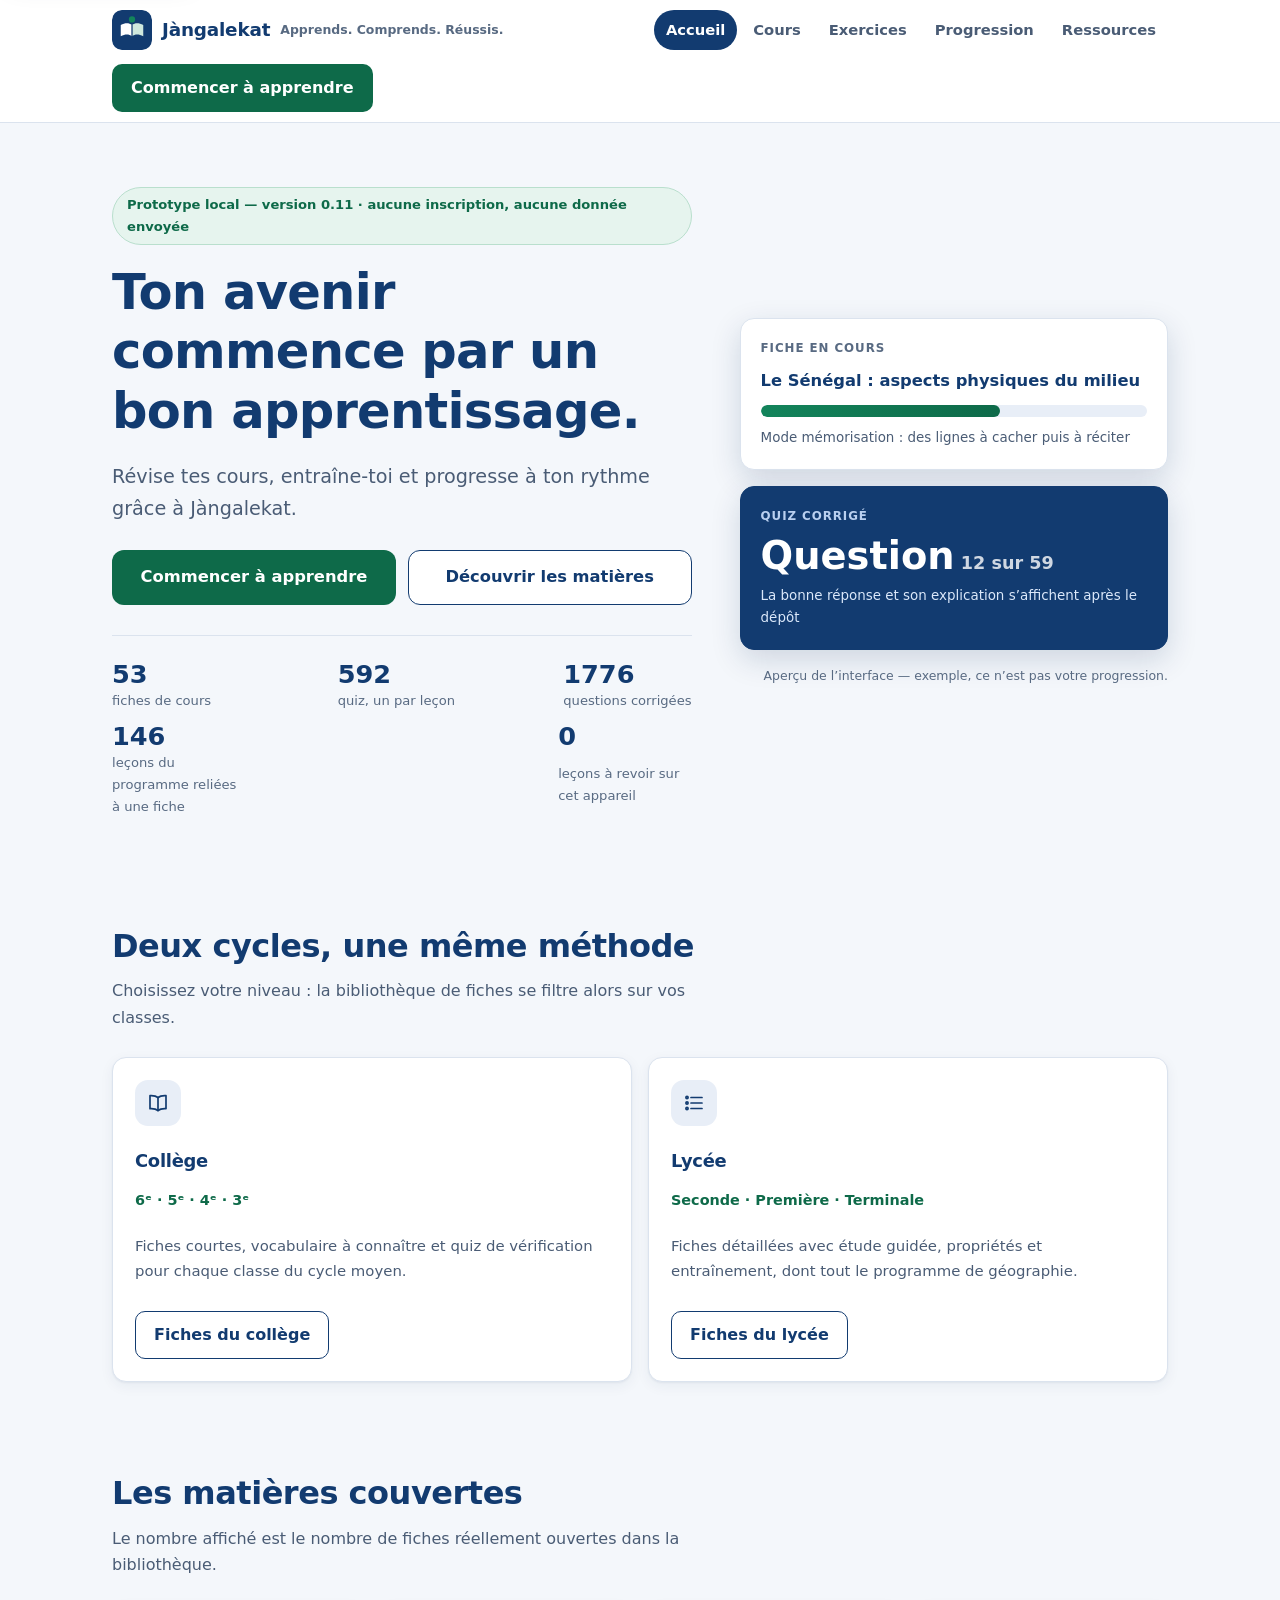
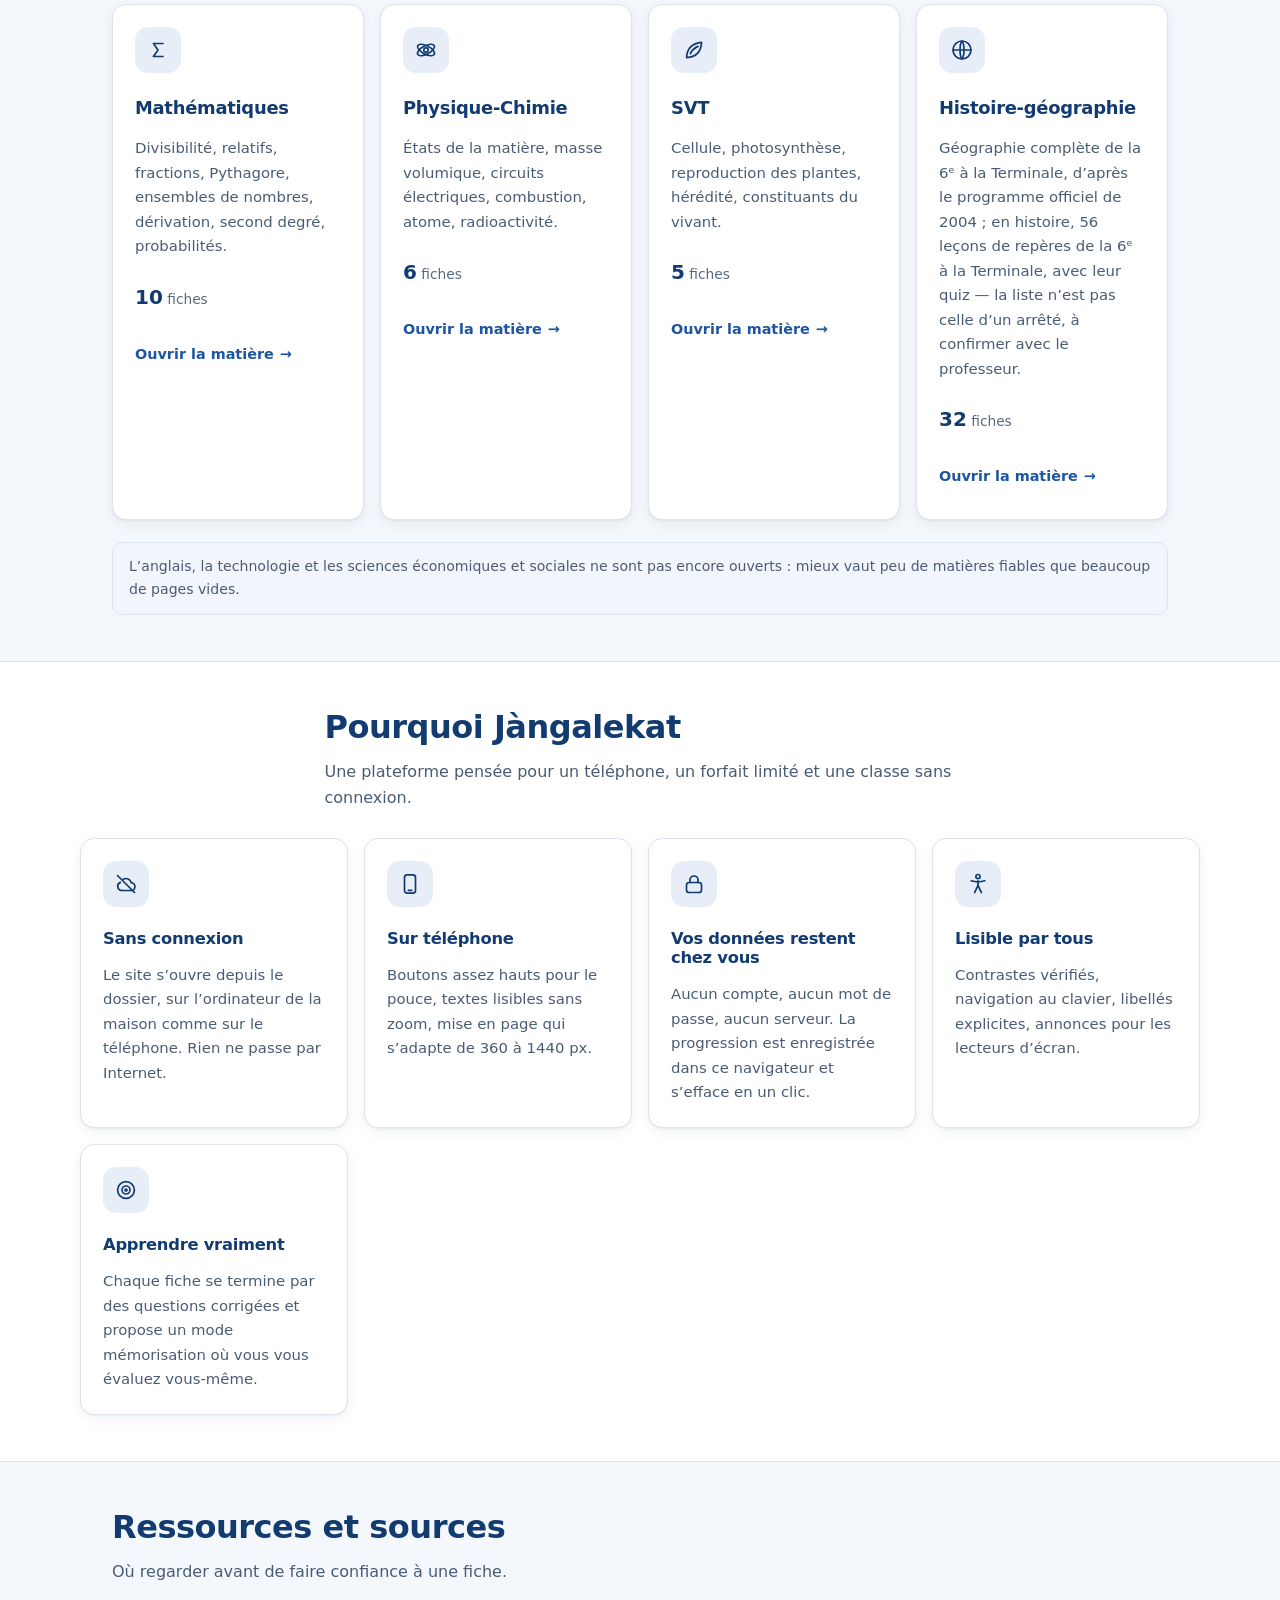
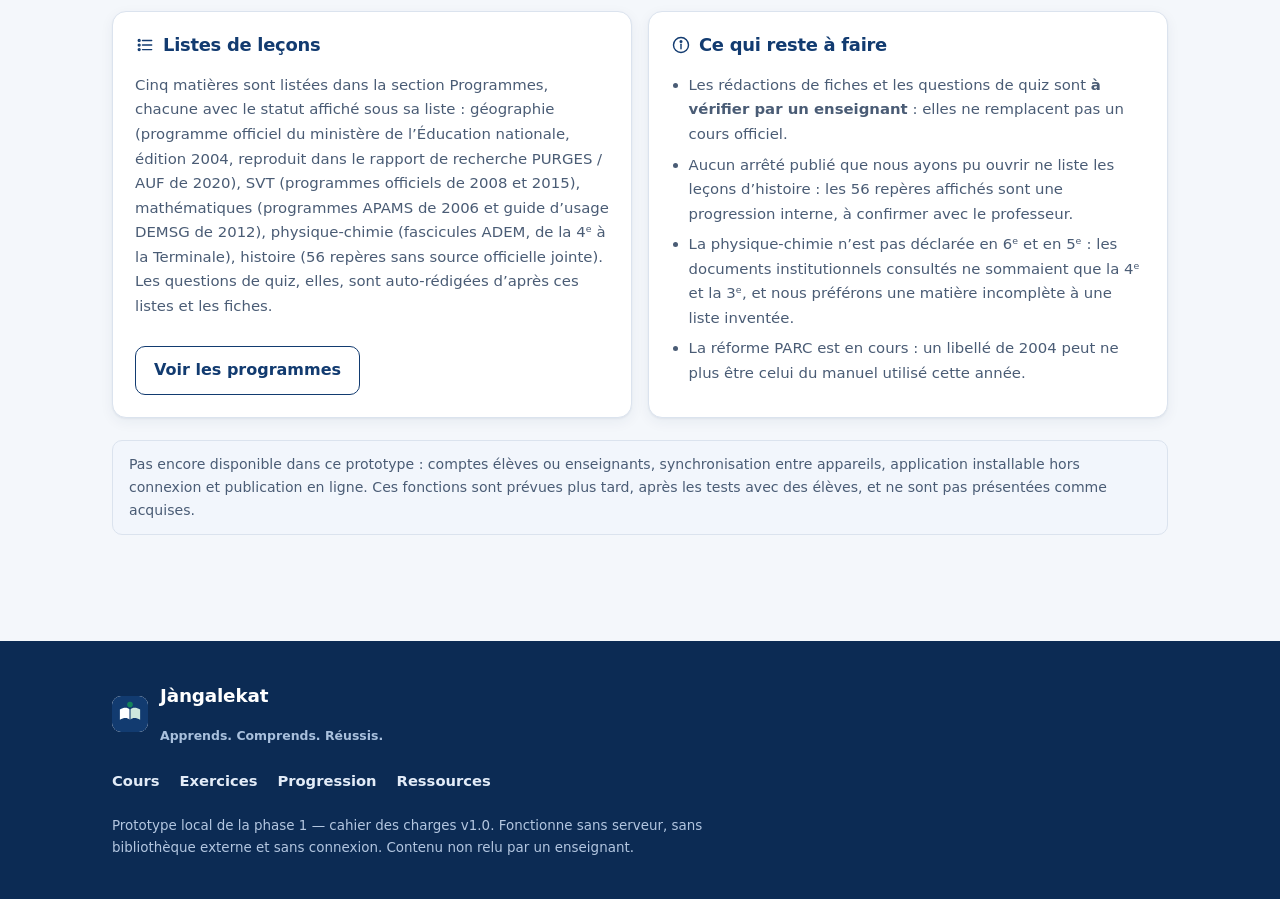
<file: index.html>
<!DOCTYPE html>
<html lang="fr">
<head>
<meta charset="utf-8">
<meta http-equiv="Content-Security-Policy" content="default-src 'self'; script-src 'self'; style-src 'self'; img-src 'self'; font-src 'self'; connect-src 'none'; object-src 'none'; base-uri 'none'; form-action 'none'">
<meta name="viewport" content="width=device-width, initial-scale=1">
<title>Jàngalekat — Apprends. Comprends. Réussis.</title>
<meta name="description" content="Jàngalekat : révise tes cours du collège et du lycée au Sénégal, entraîne-toi avec des quiz corrigés et suis ta progression. Prototype local, sans connexion Internet.">
<link rel="icon" href="assets/icons/logo.svg" type="image/svg+xml">
<link rel="stylesheet" href="css/style.css">
</head>
<body data-app="false">

<a class="skip-link" href="#contenu">Aller au contenu</a>

<!-- A. Barre de navigation --------------------------------------------- -->
<header class="barre">
  <div class="barre-interieur">
    <a class="marque" href="index.html">
      <img src="assets/icons/logo.svg" alt="" width="40" height="40">
      <span class="marque-nom">Jàngalekat</span>
      <span class="marque-slogan">Apprends. Comprends. Réussis.</span>
    </a>
    <nav class="menu" aria-label="Navigation principale">
      <a class="lien est-actif" href="index.html" aria-current="page">Accueil</a>
      <a class="lien" href="cours.html">Cours</a>
      <a class="lien" href="exercices.html">Exercices</a>
      <a class="lien" href="profil.html">Progression</a>
      <a class="lien" href="#ressources">Ressources</a>
    </nav>
    <a class="btn btn-cta barre-action" href="cours.html">Commencer à apprendre</a>
  </div>
</header>

<main id="contenu">

  <!-- B. Hero ----------------------------------------------------------- -->
  <section class="hero">
    <div class="hero-texte">
      <p class="hero-drapeau">Prototype local — version 0.11 · aucune inscription, aucune donnée envoyée</p>
      <h1>Ton avenir commence par un bon apprentissage.</h1>
      <p class="hero-description">Révise tes cours, entraîne-toi et progresse à ton rythme grâce à Jàngalekat.</p>
      <div class="hero-actions">
        <a class="btn btn-cta btn-lg" href="cours.html">Commencer à apprendre</a>
        <a class="btn btn-secondaire btn-lg" href="profil.html" id="reprendre" hidden>Reprendre</a>
        <a class="btn btn-secondaire btn-lg" href="#matieres">Découvrir les matières</a>
      </div>
      <ul class="hero-compteurs">
        <li><strong data-compteur="fiches">—</strong><span>fiches de cours</span></li>
        <li><strong data-compteur="quiz">—</strong><span>quiz, un par leçon</span></li>
        <li><strong data-compteur="questions">—</strong><span>questions corrigées</span></li>
        <li><strong data-compteur="lecons">—</strong><span>leçons du programme reliées à une fiche</span></li>
        <li><strong data-compteur="aRevoir">—</strong><span>leçons à revoir sur cet appareil</span></li>
      </ul>
    </div>

    <div class="hero-apercu">
      <div class="apercu-carte" aria-hidden="true">
        <p class="apercu-etiquette">Fiche en cours</p>
        <p class="apercu-titre">Le Sénégal : aspects physiques du milieu</p>
        <div class="progress progress-apercu"><span></span></div>
        <p class="apercu-note">Mode mémorisation : des lignes à cacher puis à réciter</p>
      </div>
      <div class="apercu-carte apercu-quiz" aria-hidden="true">
        <p class="apercu-etiquette">Quiz corrigé</p>
        <p class="apercu-valeur">Question<span> 12 sur 59</span></p>
        <p class="apercu-note">La bonne réponse et son explication s’affichent après le dépôt</p>
      </div>
      <p class="apercu-legende">Aperçu de l’interface — exemple, ce n’est pas votre progression.</p>
    </div>
  </section>

  <!-- C. Collège et Lycée ------------------------------------------------ -->
  <section class="section" id="cycles">
    <div class="section-tete">
      <h2>Deux cycles, une même méthode</h2>
      <p>Choisissez votre niveau : la bibliothèque de fiches se filtre alors sur vos classes.</p>
    </div>
    <div class="grille grille-2">
      <article class="carte carte-niveau">
        <span class="picto"><svg class="ico" viewBox="0 0 24 24"><use href="#i-livre"></use></svg></span>
        <h3>Collège</h3>
        <p class="carte-sous-titre">6ᵉ · 5ᵉ · 4ᵉ · 3ᵉ</p>
        <p>Fiches courtes, vocabulaire à connaître et quiz de vérification pour chaque classe du cycle moyen.</p>
        <a class="btn btn-secondaire" href="cours.html?cycle=Coll%C3%A8ge">Fiches du collège</a>
      </article>
      <article class="carte carte-niveau">
        <span class="picto"><svg class="ico" viewBox="0 0 24 24"><use href="#i-liste"></use></svg></span>
        <h3>Lycée</h3>
        <p class="carte-sous-titre">Seconde · Première · Terminale</p>
        <p>Fiches détaillées avec étude guidée, propriétés et entraînement, dont tout le programme de géographie.</p>
        <a class="btn btn-secondaire" href="cours.html?cycle=Lyc%C3%A9e">Fiches du lycée</a>
      </article>
    </div>
  </section>

  <!-- D. Les matières ---------------------------------------------------- -->
  <section class="section" id="matieres">
    <div class="section-tete">
      <h2>Les matières couvertes</h2>
      <p>Le nombre affiché est le nombre de fiches réellement ouvertes dans la bibliothèque.</p>
    </div>
    <div class="grille grille-4">
      <article class="carte carte-matiere" data-matiere="Mathématiques">
        <span class="picto"><svg class="ico" viewBox="0 0 24 24"><use href="#i-maths"></use></svg></span>
        <h3>Mathématiques</h3>
        <p>Divisibilité, relatifs, fractions, Pythagore, ensembles de nombres, dérivation, second degré, probabilités.</p>
        <p class="carte-chiffre"><strong data-compteur="mat-Mathématiques">—</strong> fiches</p>
        <a class="lien-fiche" href="cours.html?matiere=Math%C3%A9matiques">Ouvrir la matière<span aria-hidden="true"> →</span></a>
      </article>
      <article class="carte carte-matiere" data-matiere="Physique-Chimie">
        <span class="picto"><svg class="ico" viewBox="0 0 24 24"><use href="#i-atome"></use></svg></span>
        <h3>Physique-Chimie</h3>
        <p>États de la matière, masse volumique, circuits électriques, combustion, atome, radioactivité.</p>
        <p class="carte-chiffre"><strong data-compteur="mat-Physique-Chimie">—</strong> fiches</p>
        <a class="lien-fiche" href="cours.html?matiere=Physique-Chimie">Ouvrir la matière<span aria-hidden="true"> →</span></a>
      </article>
      <article class="carte carte-matiere" data-matiere="SVT">
        <span class="picto"><svg class="ico" viewBox="0 0 24 24"><use href="#i-feuille"></use></svg></span>
        <h3>SVT</h3>
        <p>Cellule, photosynthèse, reproduction des plantes, hérédité, constituants du vivant.</p>
        <p class="carte-chiffre"><strong data-compteur="mat-SVT">—</strong> fiches</p>
        <a class="lien-fiche" href="cours.html?matiere=SVT">Ouvrir la matière<span aria-hidden="true"> →</span></a>
      </article>
      <article class="carte carte-matiere" data-matiere="Histoire-Géo">
        <span class="picto"><svg class="ico" viewBox="0 0 24 24"><use href="#i-globe"></use></svg></span>
        <h3>Histoire-géographie</h3>
        <p>Géographie complète de la 6ᵉ à la Terminale, d’après le programme officiel de 2004 ; en histoire, 56 leçons de repères de la 6ᵉ à la Terminale, avec leur quiz — la liste n’est pas celle d’un arrêté, à confirmer avec le professeur.</p>
        <p class="carte-chiffre"><strong data-compteur="mat-Histoire-Géo">—</strong> fiches</p>
        <a class="lien-fiche" href="cours.html?matiere=Histoire-G%C3%A9o">Ouvrir la matière<span aria-hidden="true"> →</span></a>
      </article>
    </div>
    <p class="section-note">L’anglais, la technologie et les sciences économiques et sociales ne sont pas encore ouverts : mieux vaut peu de matières fiables que beaucoup de pages vides.</p>
  </section>

  <!-- E. Avantages ------------------------------------------------------- -->
  <section class="section section-claire" id="avantages">
    <div class="section-tete">
      <h2>Pourquoi Jàngalekat</h2>
      <p>Une plateforme pensée pour un téléphone, un forfait limité et une classe sans connexion.</p>
    </div>
    <div class="grille grille-avantages">
      <article class="carte avantage">
        <span class="picto"><svg class="ico" viewBox="0 0 24 24"><use href="#i-horsligne"></use></svg></span>
        <h3>Sans connexion</h3>
        <p>Le site s’ouvre depuis le dossier, sur l’ordinateur de la maison comme sur le téléphone. Rien ne passe par Internet.</p>
      </article>
      <article class="carte avantage">
        <span class="picto"><svg class="ico" viewBox="0 0 24 24"><use href="#i-telephone"></use></svg></span>
        <h3>Sur téléphone</h3>
        <p>Boutons assez hauts pour le pouce, textes lisibles sans zoom, mise en page qui s’adapte de 360 à 1440 px.</p>
      </article>
      <article class="carte avantage">
        <span class="picto"><svg class="ico" viewBox="0 0 24 24"><use href="#i-cadenas"></use></svg></span>
        <h3>Vos données restent chez vous</h3>
        <p>Aucun compte, aucun mot de passe, aucun serveur. La progression est enregistrée dans ce navigateur et s’efface en un clic.</p>
      </article>
      <article class="carte avantage">
        <span class="picto"><svg class="ico" viewBox="0 0 24 24"><use href="#i-accessible"></use></svg></span>
        <h3>Lisible par tous</h3>
        <p>Contrastes vérifiés, navigation au clavier, libellés explicites, annonces pour les lecteurs d’écran.</p>
      </article>
      <article class="carte avantage">
        <span class="picto"><svg class="ico" viewBox="0 0 24 24"><use href="#i-cible"></use></svg></span>
        <h3>Apprendre vraiment</h3>
        <p>Chaque fiche se termine par des questions corrigées et propose un mode mémorisation où vous vous évaluez vous-même.</p>
      </article>
    </div>
  </section>

  <!-- Ressources et provenance ------------------------------------------ -->
  <section class="section" id="ressources">
    <div class="section-tete">
      <h2>Ressources et sources</h2>
      <p>Où regarder avant de faire confiance à une fiche.</p>
    </div>
    <div class="grille grille-2">
      <article class="carte ressource">
        <h3><svg class="ico" viewBox="0 0 24 24" aria-hidden="true"><use href="#i-liste"></use></svg>Listes de leçons</h3>
        <p>Cinq matières sont listées dans la section Programmes, chacune avec le statut affiché sous sa liste : géographie
        (programme officiel du ministère de l’Éducation nationale, édition 2004, reproduit dans le rapport de recherche
        PURGES / AUF de 2020), SVT (programmes officiels de 2008 et 2015), mathématiques (programmes APAMS de 2006 et
        guide d’usage DEMSG de 2012), physique-chimie (fascicules ADEM, de la 4ᵉ à la Terminale), histoire (56 repères sans source officielle
        jointe). Les questions de quiz, elles, sont auto-rédigées d’après ces listes et les fiches.</p>
        <a class="btn btn-secondaire" href="cours.html#programmes">Voir les programmes</a>
      </article>
      <article class="carte ressource">
        <h3><svg class="ico" viewBox="0 0 24 24" aria-hidden="true"><use href="#i-info"></use></svg>Ce qui reste à faire</h3>
        <ul>
          <li>Les rédactions de fiches et les questions de quiz sont <strong>à vérifier par un enseignant</strong> : elles ne
          remplacent pas un cours officiel.</li>
          <li>Aucun arrêté publié que nous ayons pu ouvrir ne liste les leçons d’histoire : les 56 repères affichés sont une
          progression interne, à confirmer avec le professeur.</li>
          <li>La physique-chimie n’est pas déclarée en 6ᵉ et en 5ᵉ : les documents institutionnels consultés ne sommaient que
          la 4ᵉ et la 3ᵉ, et nous préférons une matière incomplète à une liste inventée.</li>
          <li>La réforme PARC est en cours : un libellé de 2004 peut ne plus être celui du manuel utilisé cette année.</li>
        </ul>
      </article>
    </div>
    <p class="section-note">Pas encore disponible dans ce prototype : comptes élèves ou enseignants, synchronisation entre
    appareils, application installable hors connexion et publication en ligne. Ces fonctions sont prévues plus tard, après les
    tests avec des élèves, et ne sont pas présentées comme acquises.</p>
  </section>

</main>

<!-- F. Pied de page ------------------------------------------------------ -->
<footer class="pied">
  <div class="pied-interieur">
    <div class="pied-marque">
      <img src="assets/icons/logo.svg" alt="" width="36" height="36">
      <div>
        <p class="marque-nom">Jàngalekat</p>
        <p class="marque-slogan">Apprends. Comprends. Réussis.</p>
      </div>
    </div>
    <nav class="pied-liens" aria-label="Navigation de pied de page">
      <a href="cours.html">Cours</a>
      <a href="exercices.html">Exercices</a>
      <a href="profil.html">Progression</a>
      <a href="#ressources">Ressources</a>
    </nav>
    <p class="pied-mention">Prototype local de la phase 1 — cahier des charges v1.0. Fonctionne sans serveur, sans
    bibliothèque externe et sans connexion. Contenu non relu par un enseignant.</p>
  </div>
</footer>

<script src="js/app.js"></script>
<script src="js/progression.js"></script>
<script src="js/icons.js"></script>
<script src="js/quiz-lecons.js"></script>
<script src="js/fiches.js"></script>

<script src="js/programmes/geo.js"></script>
<script src="js/programmes/histoire.js"></script>
<script src="js/programmes/maths.js"></script>
<script src="js/programmes/pc.js?v=0.12"></script>
<script src="js/programmes/svt.js"></script>
<script src="js/programmes.js"></script>
<script src="js/quiz/geo-3e.js"></script>
<script src="js/quiz/geo-4e-1.js"></script>
<script src="js/quiz/geo-4e-2.js"></script>
<script src="js/quiz/geo-5e-1.js"></script>
<script src="js/quiz/geo-5e-2.js"></script>
<script src="js/quiz/geo-5e-3.js"></script>
<script src="js/quiz/geo-5e-4.js"></script>
<script src="js/quiz/geo-6e.js"></script>
<script src="js/quiz/geo-premiere-1.js"></script>
<script src="js/quiz/geo-premiere-2.js"></script>
<script src="js/quiz/geo-seconde-1.js"></script>
<script src="js/quiz/geo-seconde-2.js"></script>
<script src="js/quiz/geo-terminale-1.js"></script>
<script src="js/quiz/geo-terminale-2.js"></script>
<script src="js/quiz/herites.js"></script>
<script src="js/quiz/histoire-3e.js"></script>
<script src="js/quiz/histoire-4e.js"></script>
<script src="js/quiz/histoire-5e.js"></script>
<script src="js/quiz/histoire-6e.js"></script>
<script src="js/quiz/histoire-premiere.js"></script>
<script src="js/quiz/histoire-seconde.js"></script>
<script src="js/quiz/histoire-terminale.js"></script>
<script src="js/quiz/maths-3e.js"></script>
<script src="js/quiz/maths-4e.js"></script>
<script src="js/quiz/maths-5e.js"></script>
<script src="js/quiz/maths-6e-1.js"></script>
<script src="js/quiz/maths-6e-2.js"></script>
<script src="js/quiz/maths-premiere-1.js"></script>
<script src="js/quiz/maths-premiere-2.js"></script>
<script src="js/quiz/maths-premiere-3.js"></script>
<script src="js/quiz/maths-seconde-1.js"></script>
<script src="js/quiz/maths-seconde-2.js"></script>
<script src="js/quiz/maths-terminale.js"></script>
<script src="js/quiz/pc-3e.js"></script>
<script src="js/quiz/pc-4e.js"></script>
<script src="js/quiz/pc-complements.js"></script>
<script src="js/quiz/pc-premiere-1.js"></script>
<script src="js/quiz/pc-premiere-2.js"></script>
<script src="js/quiz/pc-seconde-1.js"></script>
<script src="js/quiz/pc-seconde-2.js"></script>
<script src="js/quiz/pc-terminale-1.js"></script>
<script src="js/quiz/pc-terminale-2.js"></script>
<script src="js/quiz/pc-terminale-3.js"></script>
<script src="js/quiz/sciences-maths-pc.js"></script>
<script src="js/quiz/sciences-svt-histoire.js"></script>
<script src="js/quiz/svt-3e.js"></script>
<script src="js/quiz/svt-4e.js"></script>
<script src="js/quiz/svt-5e.js"></script>
<script src="js/quiz/svt-6e.js"></script>
<script src="js/quiz/svt-premiere-1.js"></script>
<script src="js/quiz/svt-premiere-2.js"></script>
<script src="js/quiz/svt-seconde.js"></script>
<script src="js/quiz/svt-terminale-1.js"></script>
<script src="js/quiz/svt-terminale-2.js"></script>
<script src="js/landing.js"></script>
</body>
</html>
</file>
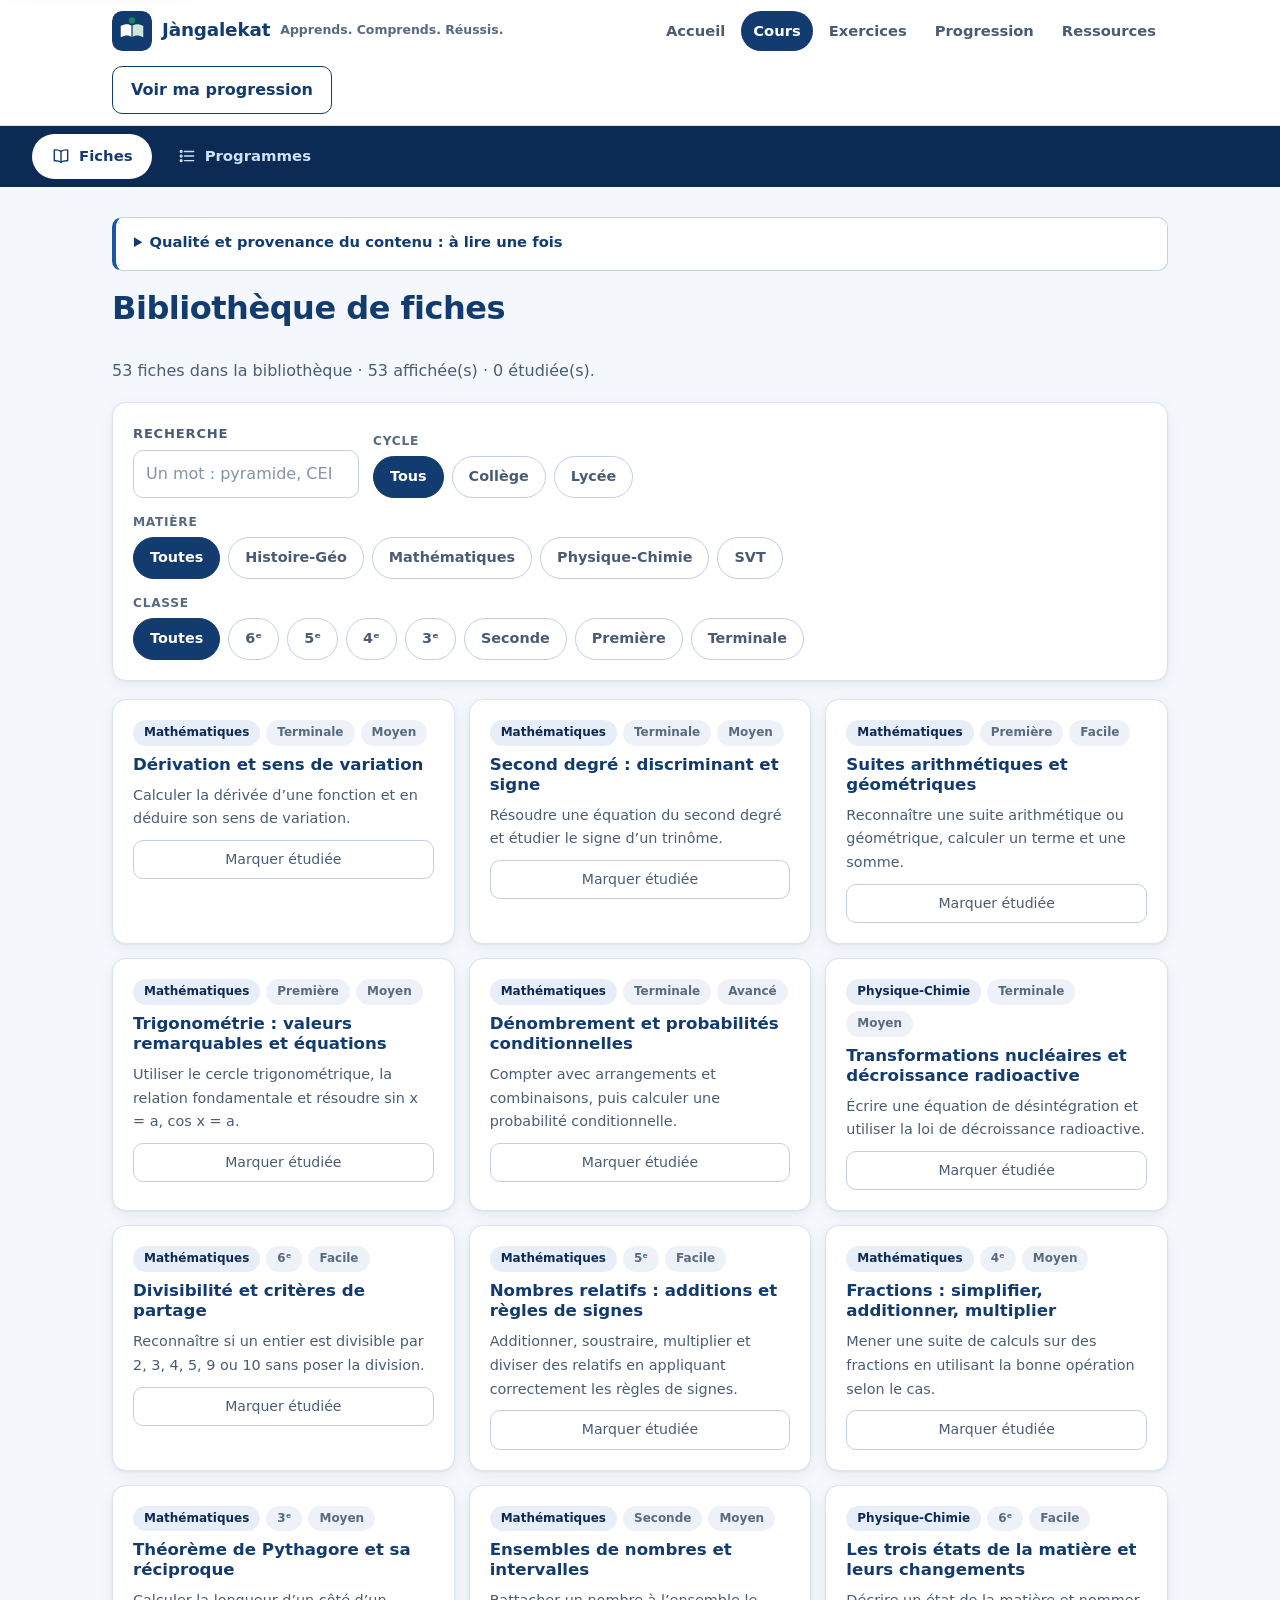
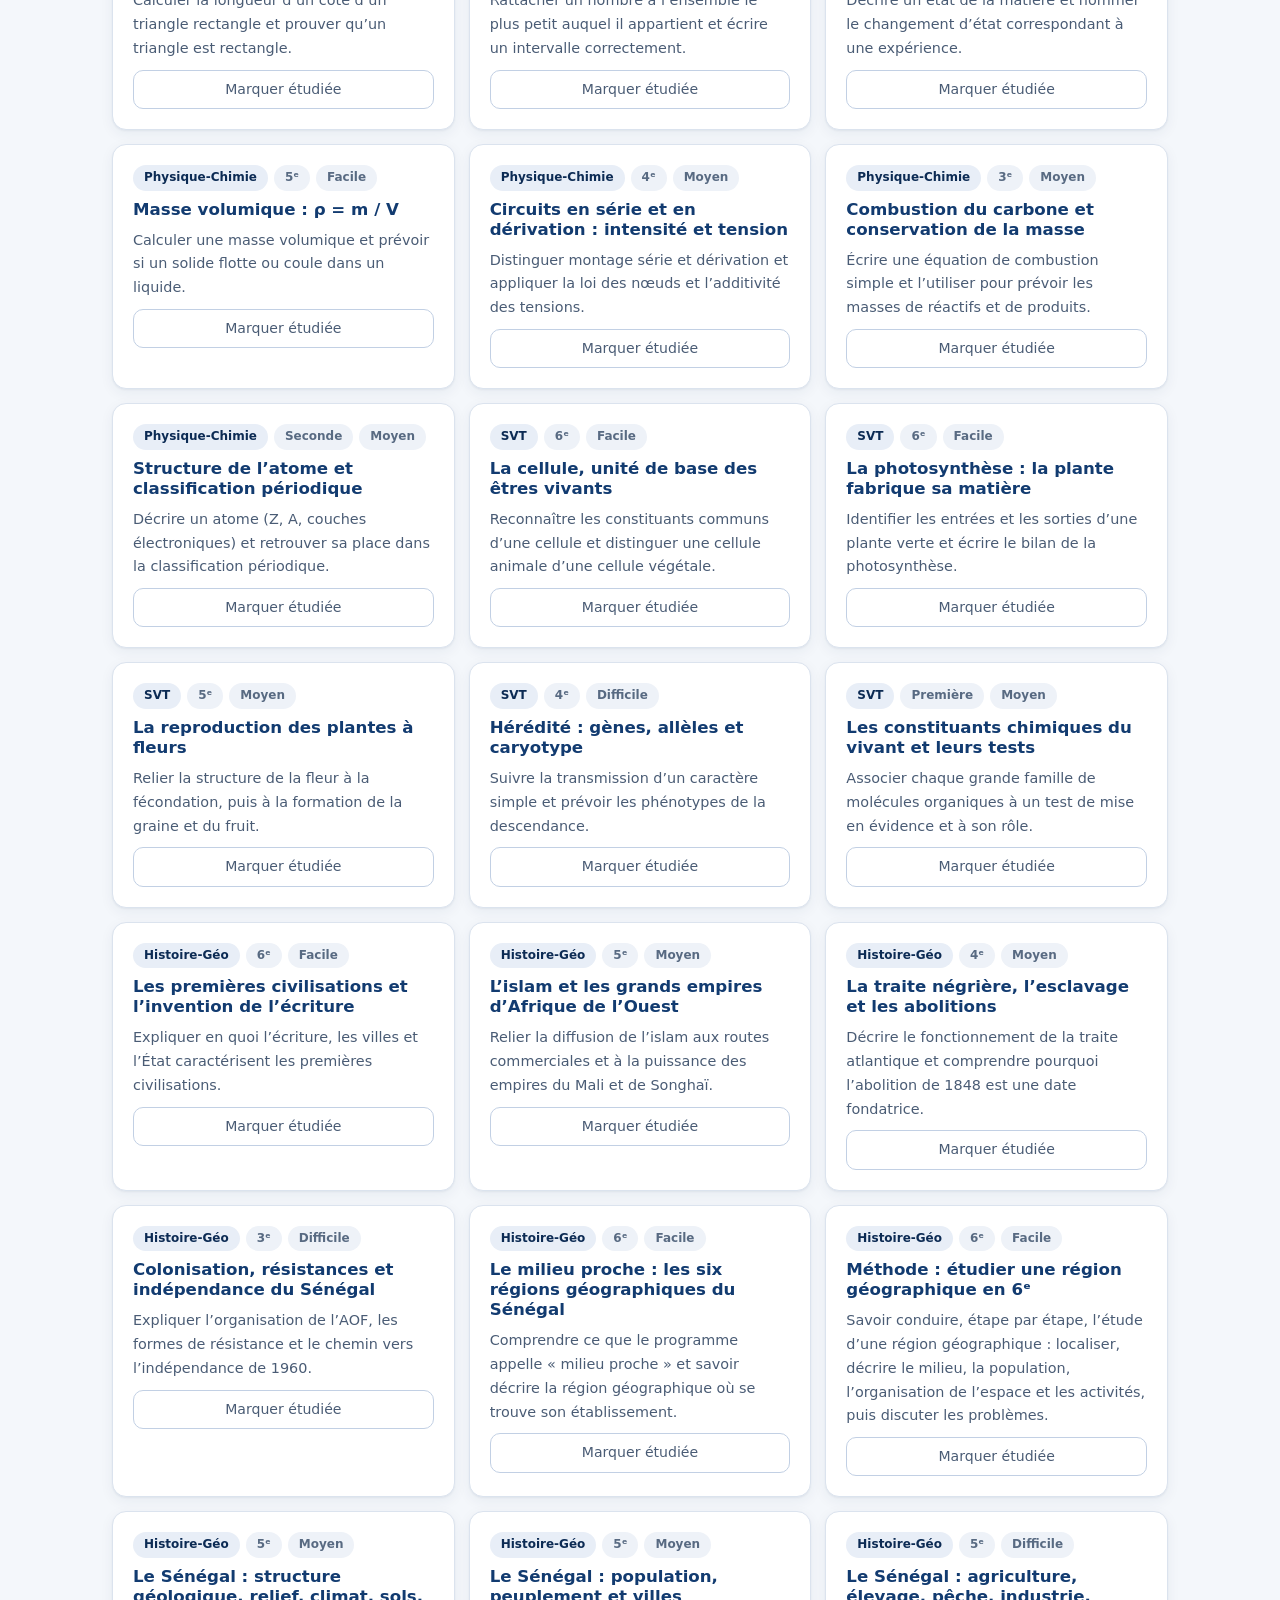
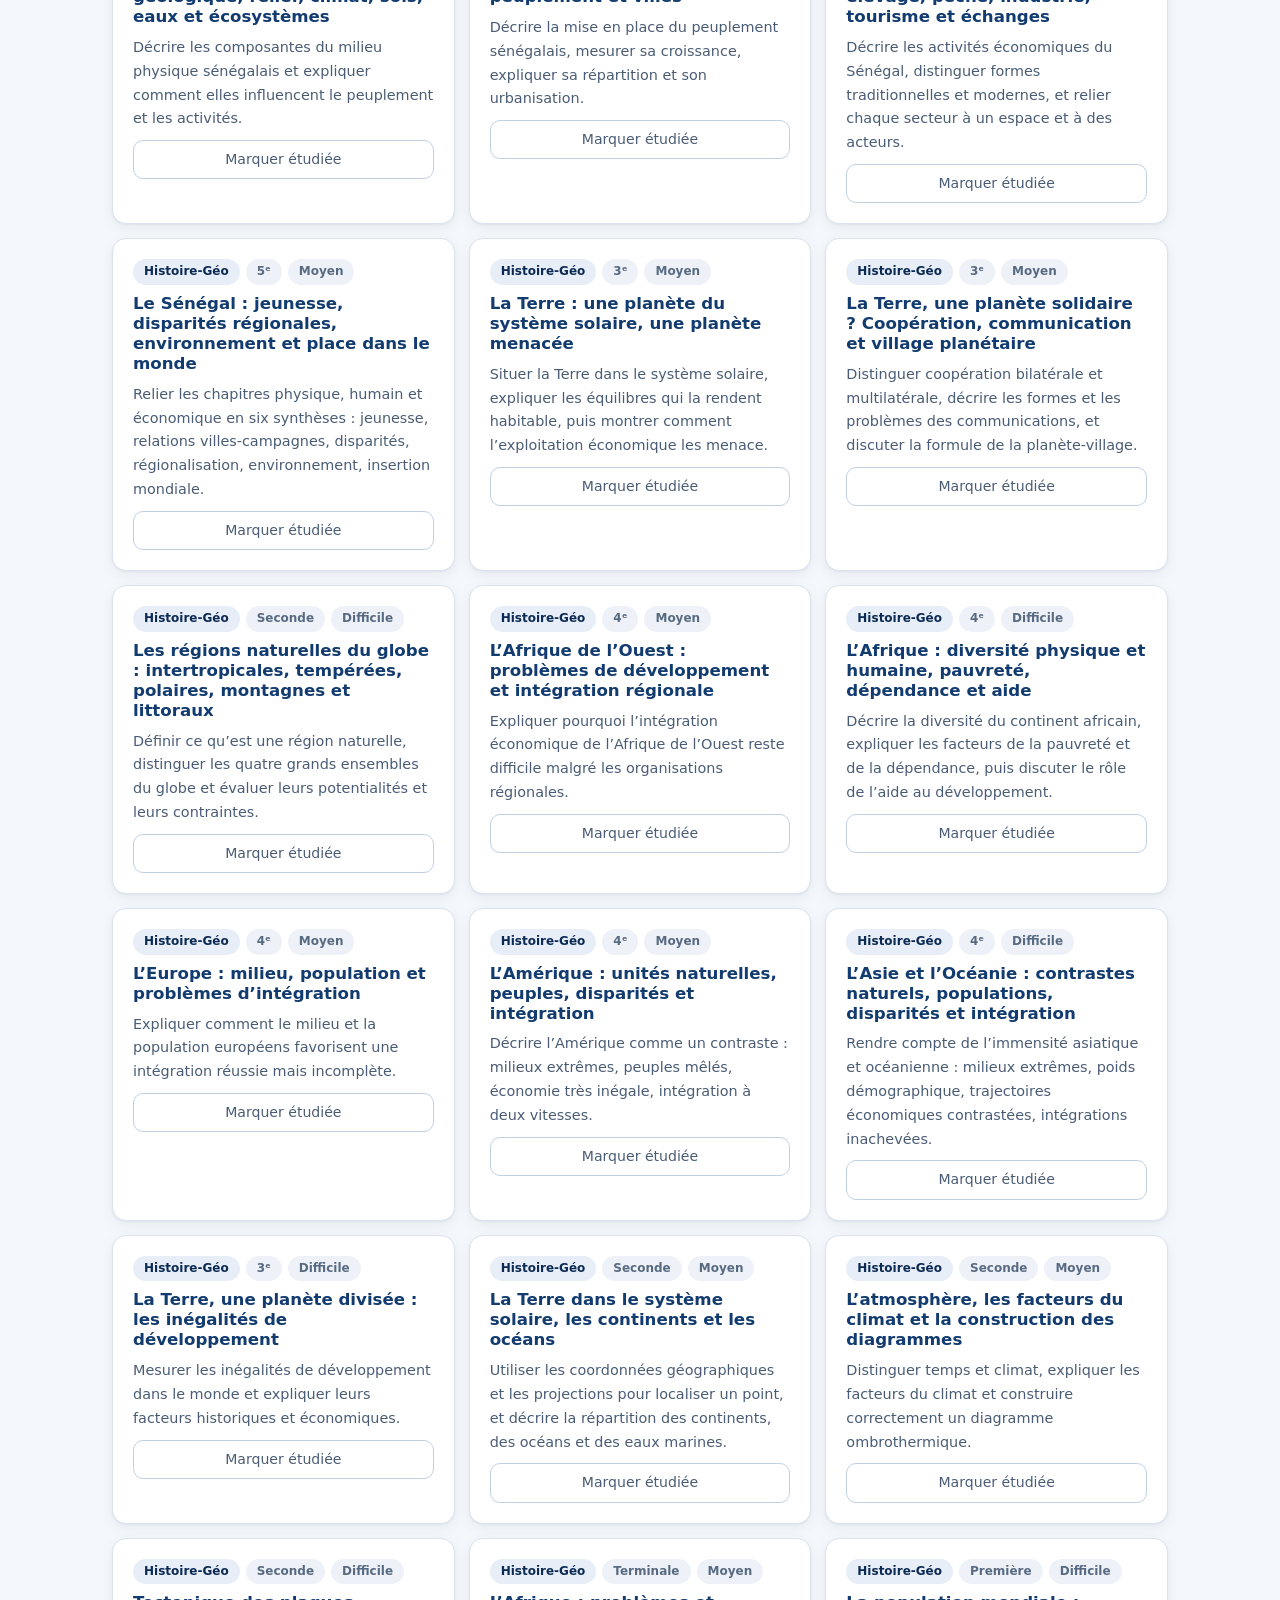
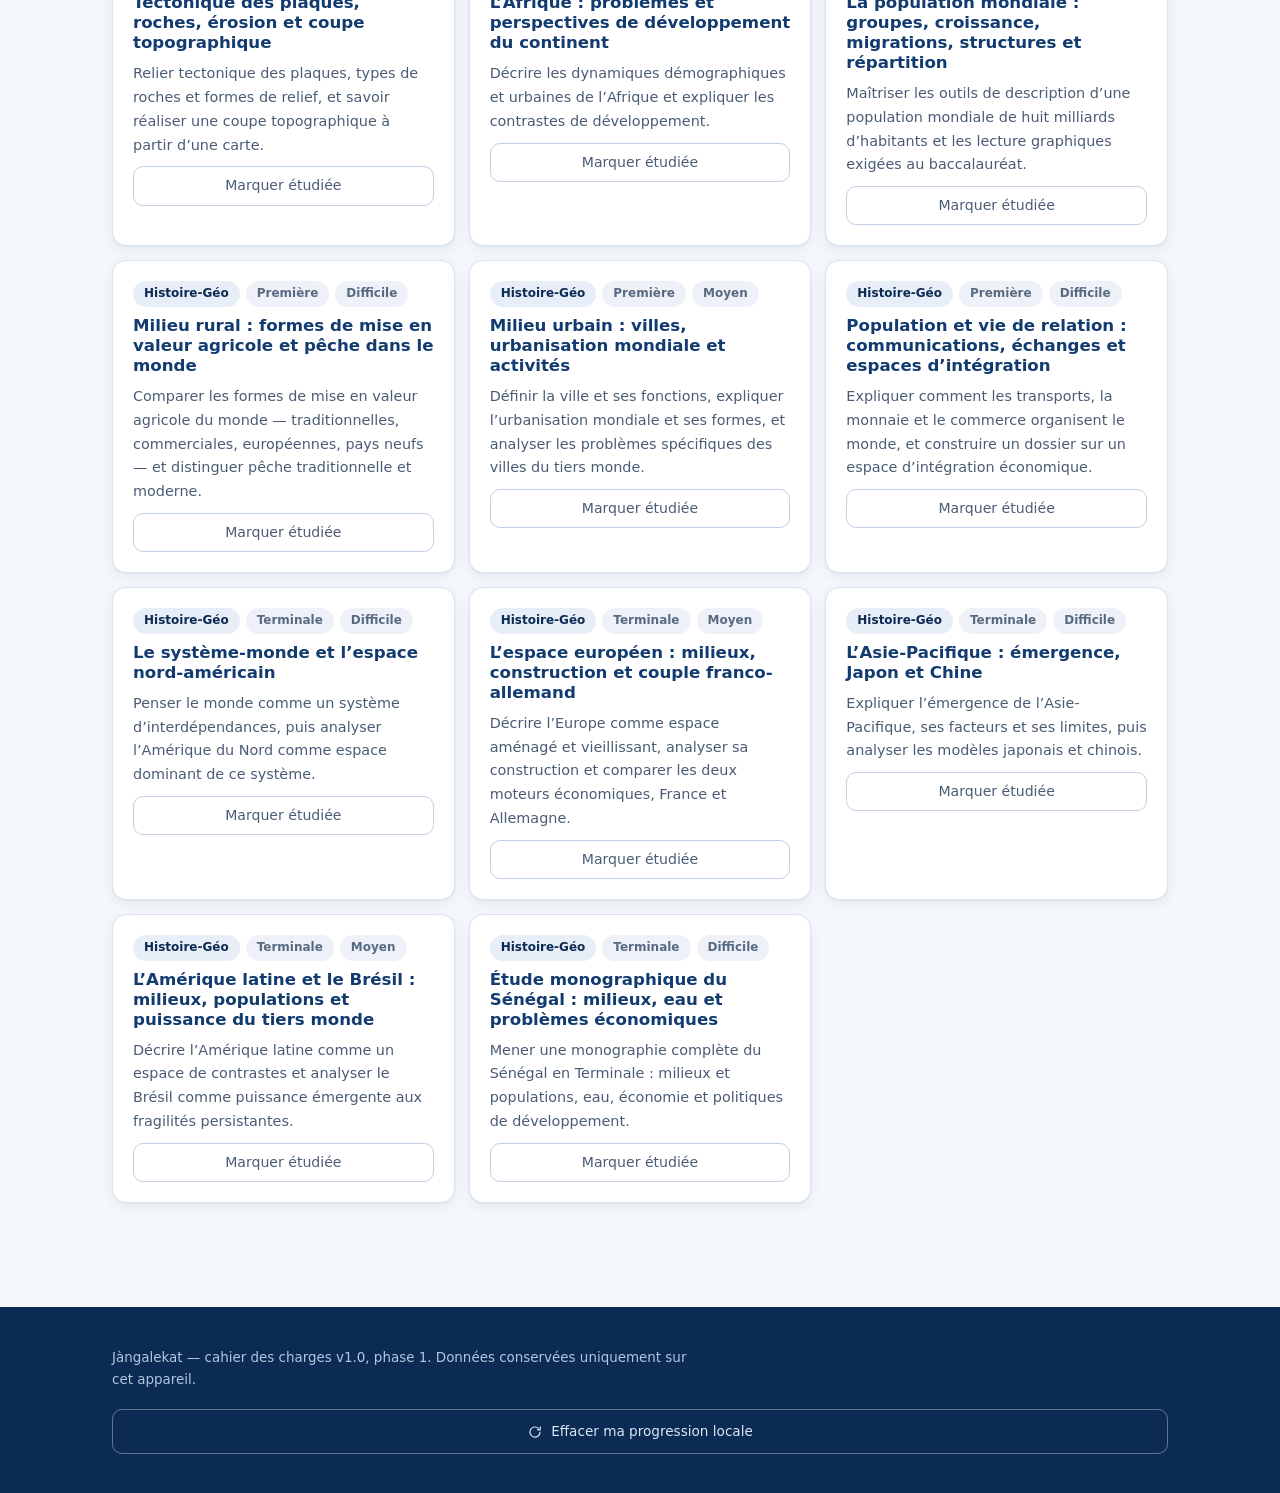
<file: cours.html>
<!DOCTYPE html>
<html lang="fr">
<head>
<meta charset="utf-8">
<meta http-equiv="Content-Security-Policy" content="default-src 'self'; script-src 'self'; style-src 'self'; img-src 'self'; font-src 'self'; connect-src 'none'; object-src 'none'; base-uri 'none'; form-action 'none'">
<meta name="viewport" content="width=device-width, initial-scale=1">
<title>Cours — Jàngalekat</title>
<meta name="description" content="Bibliothèque de fiches de révision par matière et par classe, avec mode mémorisation, et listes de leçons du programme officiel de géographie.">
<link rel="icon" href="assets/icons/logo.svg" type="image/svg+xml">
<link rel="stylesheet" href="css/style.css">
</head>
<body data-app="true" data-view="fiches">

<a class="skip-link" href="#main">Aller au contenu</a>

<header class="barre">
  <div class="barre-interieur">
    <a class="marque" href="index.html">
      <img src="assets/icons/logo.svg" alt="" width="40" height="40">
      <span class="marque-nom">Jàngalekat</span>
      <span class="marque-slogan">Apprends. Comprends. Réussis.</span>
    </a>
    <nav class="menu" aria-label="Navigation principale">
      <a class="lien" href="index.html">Accueil</a>
      <a class="lien est-actif" href="cours.html" aria-current="page">Cours</a>
      <a class="lien" href="exercices.html">Exercices</a>
      <a class="lien" href="profil.html">Progression</a>
      <a class="lien" href="index.html#ressources">Ressources</a>
    </nav>
    <a class="btn btn-secondaire barre-action" href="profil.html">Voir ma progression</a>
  </div>
</header>

<nav class="onglets" aria-label="Sections de la page Cours">
  <button type="button" class="nav-btn is-active" data-view="fiches" aria-current="page">
    <svg class="ico" viewBox="0 0 24 24"><use href="#i-livre"></use></svg>Fiches
  </button>
  <button type="button" class="nav-btn" data-view="programmes">
    <svg class="ico" viewBox="0 0 24 24"><use href="#i-liste"></use></svg>Programmes
  </button>
</nav>

<main id="main" class="espace">
  <p id="live-region" class="sr-only" aria-live="polite"></p>
  <p id="storage-warning" class="alert alert-warn" hidden>
    Le stockage local de ce navigateur n'est pas disponible. Vous pouvez tout de même utiliser
    l'application, mais votre progression sera perdue à la fermeture de la page.
  </p>
  <details class="note">
    <summary>Qualité et provenance du contenu : à lire une fois</summary>
    <p>Les fiches sont rédigées par le porteur du projet et ne sont pas relues par un enseignant :
    chaque fiche affiche son statut de vérification. Elles ne remplacent pas un cours officiel.</p>
    <p>Les intitulés de leçons de la section « Programmes » et des fiches de géographie viennent du programme
    officiel de géographie du ministère de l’Éducation nationale (édition 2004), reproduit dans le rapport de
    recherche PURGES / AUF (2020). Les listes d’histoire, d’éducation civique, de mathématiques et de
    physique-chimie n’ont pas pu être vérifiées à une source officielle publiée ; des programmes officiels de
    SVT (2008 et 2015) sont en ligne mais ne sont pas encore utilisés ici. La réforme PARC révise
    actuellement ces curricula.</p>
  </details>

  <section id="view-fiches" class="view" data-view="fiches" tabindex="-1"></section>
  <section id="view-programmes" class="view" data-view="programmes" tabindex="-1" hidden></section>
</main>

<footer class="pied">
  <div class="pied-interieur">
    <p class="pied-mention">Jàngalekat — cahier des charges v1.0, phase 1. Données conservées uniquement sur cet appareil.</p>
    <button type="button" id="reset-data" class="btn btn-ghost">
      <svg class="ico" viewBox="0 0 24 24"><use href="#i-rafraichir"></use></svg>Effacer ma progression locale
    </button>
  </div>
</footer>

<script src="js/app.js"></script>
<script src="js/progression.js"></script>
<script src="js/icons.js"></script>
<script src="js/quiz-lecons.js"></script>
<script src="js/fiches.js"></script>

<script src="js/programmes/geo.js"></script>
<script src="js/programmes/histoire.js"></script>
<script src="js/programmes/maths.js"></script>
<script src="js/programmes/pc.js?v=0.12"></script>
<script src="js/programmes/svt.js"></script>
<script src="js/programmes.js"></script>
<script src="js/quiz.js"></script>
<script src="js/planning.js"></script>
</body>
</html>
</file>
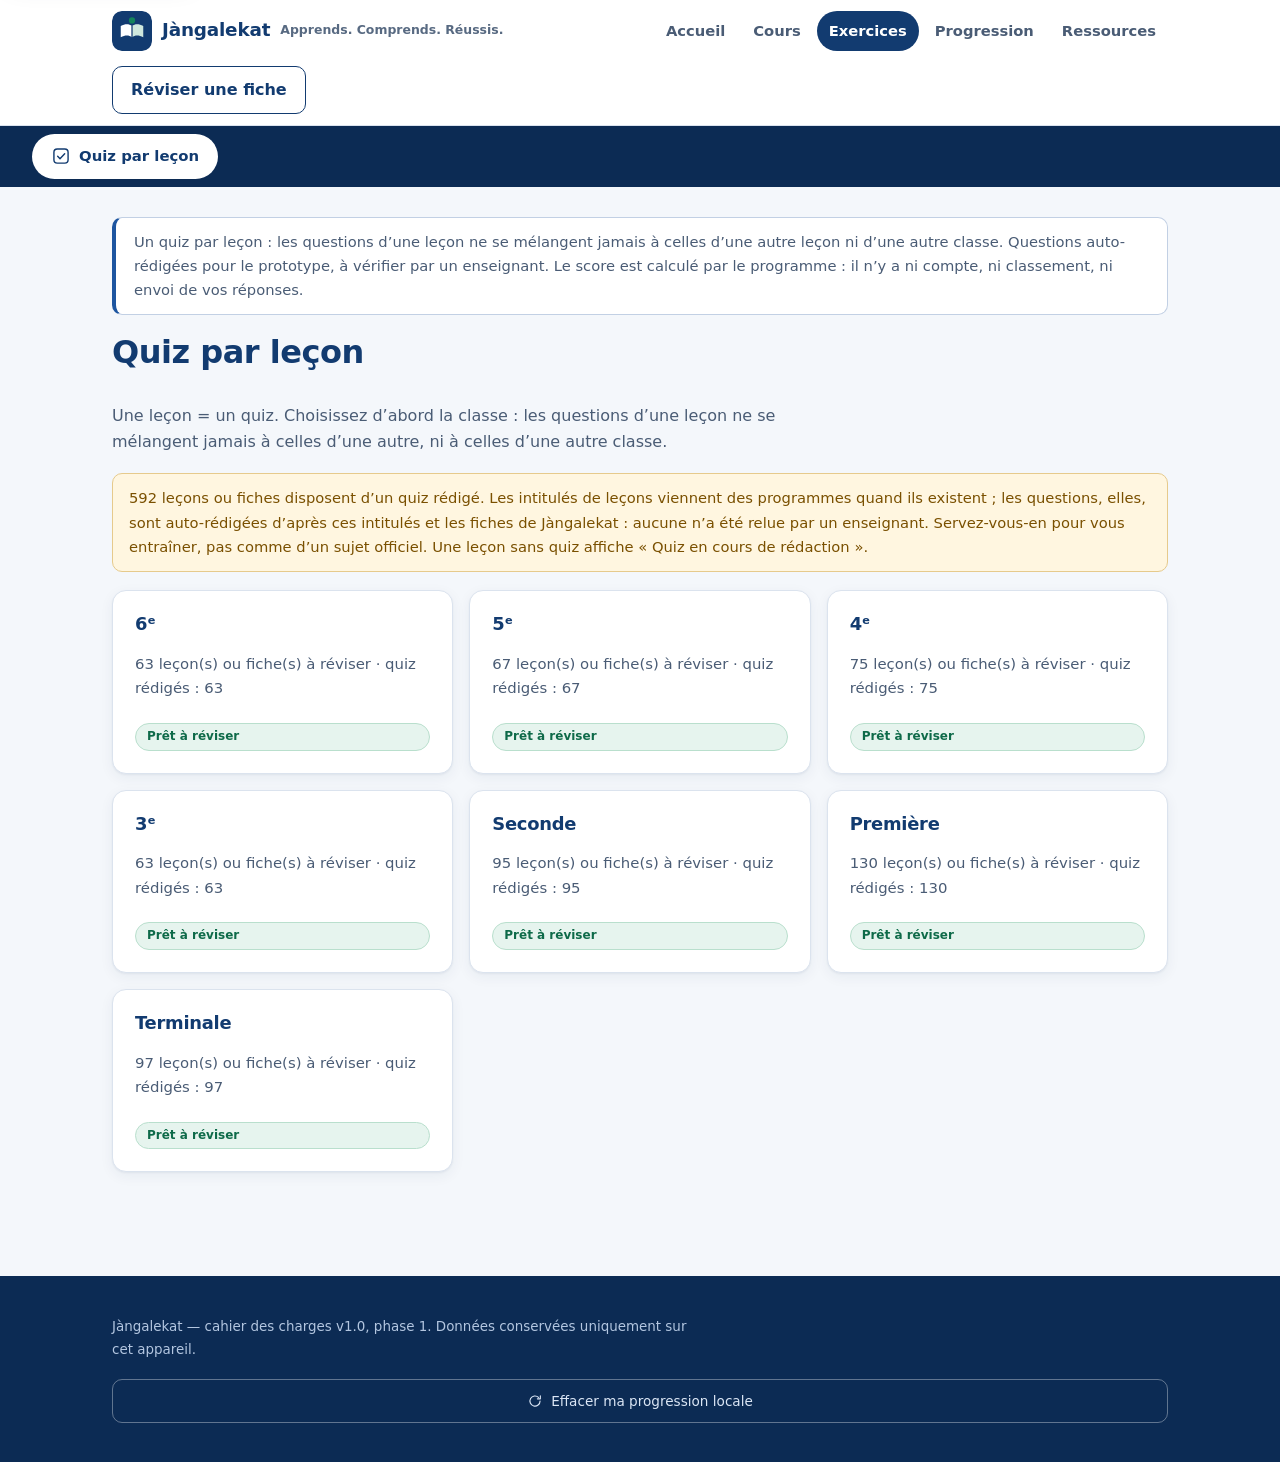
<file: exercices.html>
<!DOCTYPE html>
<html lang="fr">
<head>
<meta charset="utf-8">
<meta http-equiv="Content-Security-Policy" content="default-src 'self'; script-src 'self'; style-src 'self'; img-src 'self'; font-src 'self'; connect-src 'none'; object-src 'none'; base-uri 'none'; form-action 'none'">
<meta name="viewport" content="width=device-width, initial-scale=1">
<title>Exercices — Jàngalekat</title>
<meta name="description" content="Quiz corrigés de mathématiques, physique-chimie, SVT et histoire-géographie : le programme calcule le score et affiche chaque explication.">
<link rel="icon" href="assets/icons/logo.svg" type="image/svg+xml">
<link rel="stylesheet" href="css/style.css">
</head>
<body data-app="true" data-view="quiz">

<a class="skip-link" href="#main">Aller au contenu</a>

<header class="barre">
  <div class="barre-interieur">
    <a class="marque" href="index.html">
      <img src="assets/icons/logo.svg" alt="" width="40" height="40">
      <span class="marque-nom">Jàngalekat</span>
      <span class="marque-slogan">Apprends. Comprends. Réussis.</span>
    </a>
    <nav class="menu" aria-label="Navigation principale">
      <a class="lien" href="index.html">Accueil</a>
      <a class="lien" href="cours.html">Cours</a>
      <a class="lien est-actif" href="exercices.html" aria-current="page">Exercices</a>
      <a class="lien" href="profil.html">Progression</a>
      <a class="lien" href="index.html#ressources">Ressources</a>
    </nav>
    <a class="btn btn-secondaire barre-action" href="cours.html">Réviser une fiche</a>
  </div>
</header>

<nav class="onglets" aria-label="Sections de la page Exercices">
  <button type="button" class="nav-btn is-active" data-view="quiz" aria-current="page">
    <svg class="ico" viewBox="0 0 24 24"><use href="#i-cocher"></use></svg>Quiz par leçon
  </button>
</nav>

<main id="main" class="espace">
  <p id="live-region" class="sr-only" aria-live="polite"></p>
  <p id="storage-warning" class="alert alert-warn" hidden>
    Le stockage local de ce navigateur n'est pas disponible. Vous pouvez tout de même utiliser
    l'application, mais votre progression sera perdue à la fermeture de la page.
  </p>
  <p class="note note-court">
    Un quiz par leçon : les questions d’une leçon ne se mélangent jamais à celles d’une autre leçon ni
    d’une autre classe. Questions auto-rédigées pour le prototype, à vérifier par un enseignant. Le score
    est calculé par le programme : il n’y a ni compte, ni classement, ni envoi de vos réponses.
  </p>

  <section id="view-quiz" class="view" data-view="quiz" tabindex="-1"></section>
</main>

<footer class="pied">
  <div class="pied-interieur">
    <p class="pied-mention">Jàngalekat — cahier des charges v1.0, phase 1. Données conservées uniquement sur cet appareil.</p>
    <button type="button" id="reset-data" class="btn btn-ghost">
      <svg class="ico" viewBox="0 0 24 24"><use href="#i-rafraichir"></use></svg>Effacer ma progression locale
    </button>
  </div>
</footer>

<script src="js/app.js"></script>
<script src="js/progression.js"></script>
<script src="js/icons.js"></script>
<script src="js/quiz-lecons.js"></script>
<script src="js/fiches.js"></script>

<script src="js/programmes/geo.js"></script>
<script src="js/programmes/histoire.js"></script>
<script src="js/programmes/maths.js"></script>
<script src="js/programmes/pc.js?v=0.12"></script>
<script src="js/programmes/svt.js"></script>
<script src="js/programmes.js"></script>
<script src="js/quiz/geo-3e.js"></script>
<script src="js/quiz/geo-4e-1.js"></script>
<script src="js/quiz/geo-4e-2.js"></script>
<script src="js/quiz/geo-5e-1.js"></script>
<script src="js/quiz/geo-5e-2.js"></script>
<script src="js/quiz/geo-5e-3.js"></script>
<script src="js/quiz/geo-5e-4.js"></script>
<script src="js/quiz/geo-6e.js"></script>
<script src="js/quiz/geo-premiere-1.js"></script>
<script src="js/quiz/geo-premiere-2.js"></script>
<script src="js/quiz/geo-seconde-1.js"></script>
<script src="js/quiz/geo-seconde-2.js"></script>
<script src="js/quiz/geo-terminale-1.js"></script>
<script src="js/quiz/geo-terminale-2.js"></script>
<script src="js/quiz/herites.js"></script>
<script src="js/quiz/histoire-3e.js"></script>
<script src="js/quiz/histoire-4e.js"></script>
<script src="js/quiz/histoire-5e.js"></script>
<script src="js/quiz/histoire-6e.js"></script>
<script src="js/quiz/histoire-premiere.js"></script>
<script src="js/quiz/histoire-seconde.js"></script>
<script src="js/quiz/histoire-terminale.js"></script>
<script src="js/quiz/maths-3e.js"></script>
<script src="js/quiz/maths-4e.js"></script>
<script src="js/quiz/maths-5e.js"></script>
<script src="js/quiz/maths-6e-1.js"></script>
<script src="js/quiz/maths-6e-2.js"></script>
<script src="js/quiz/maths-premiere-1.js"></script>
<script src="js/quiz/maths-premiere-2.js"></script>
<script src="js/quiz/maths-premiere-3.js"></script>
<script src="js/quiz/maths-seconde-1.js"></script>
<script src="js/quiz/maths-seconde-2.js"></script>
<script src="js/quiz/maths-terminale.js"></script>
<script src="js/quiz/pc-3e.js"></script>
<script src="js/quiz/pc-4e.js"></script>
<script src="js/quiz/pc-complements.js"></script>
<script src="js/quiz/pc-premiere-1.js"></script>
<script src="js/quiz/pc-premiere-2.js"></script>
<script src="js/quiz/pc-seconde-1.js"></script>
<script src="js/quiz/pc-seconde-2.js"></script>
<script src="js/quiz/pc-terminale-1.js"></script>
<script src="js/quiz/pc-terminale-2.js"></script>
<script src="js/quiz/pc-terminale-3.js"></script>
<script src="js/quiz/sciences-maths-pc.js"></script>
<script src="js/quiz/sciences-svt-histoire.js"></script>
<script src="js/quiz/svt-3e.js"></script>
<script src="js/quiz/svt-4e.js"></script>
<script src="js/quiz/svt-5e.js"></script>
<script src="js/quiz/svt-6e.js"></script>
<script src="js/quiz/svt-premiere-1.js"></script>
<script src="js/quiz/svt-premiere-2.js"></script>
<script src="js/quiz/svt-seconde.js"></script>
<script src="js/quiz/svt-terminale-1.js"></script>
<script src="js/quiz/svt-terminale-2.js"></script>
<script src="js/quiz.js"></script>
<script src="js/planning.js"></script>
</body>
</html>
</file>
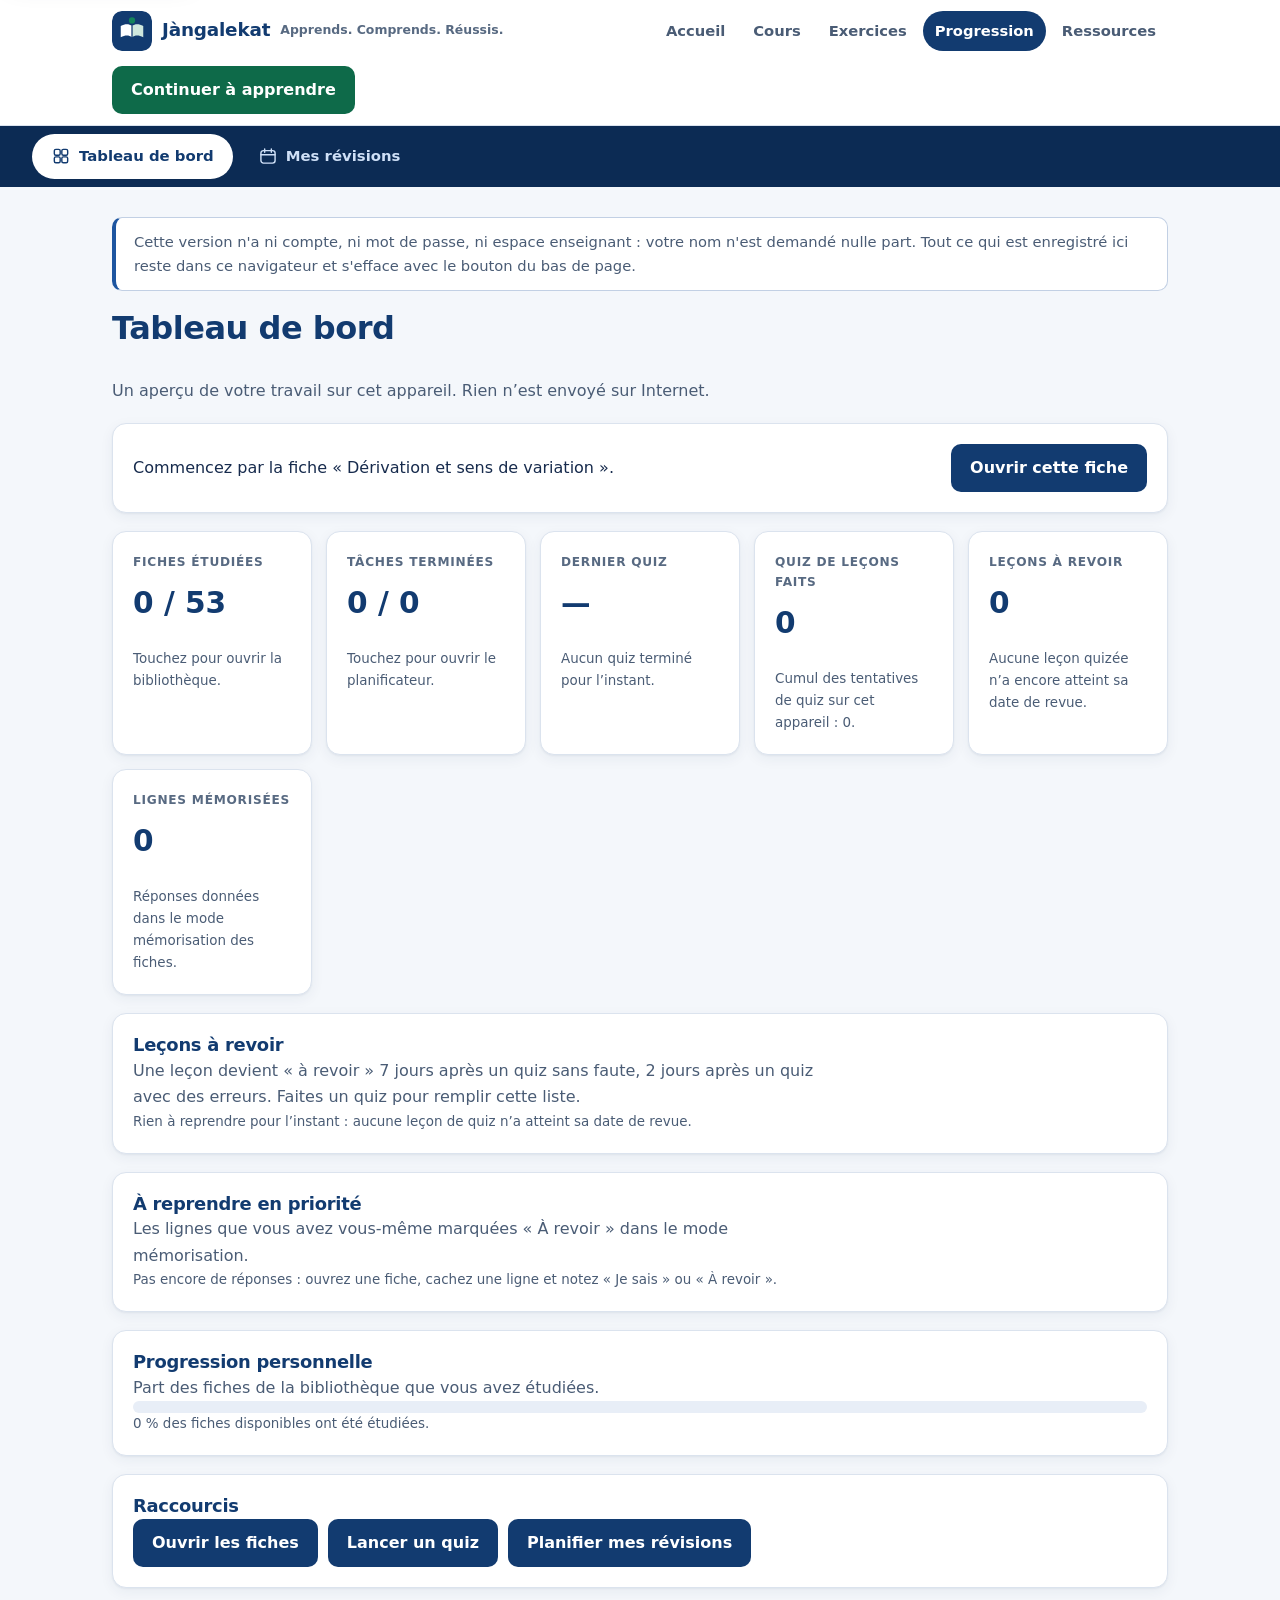
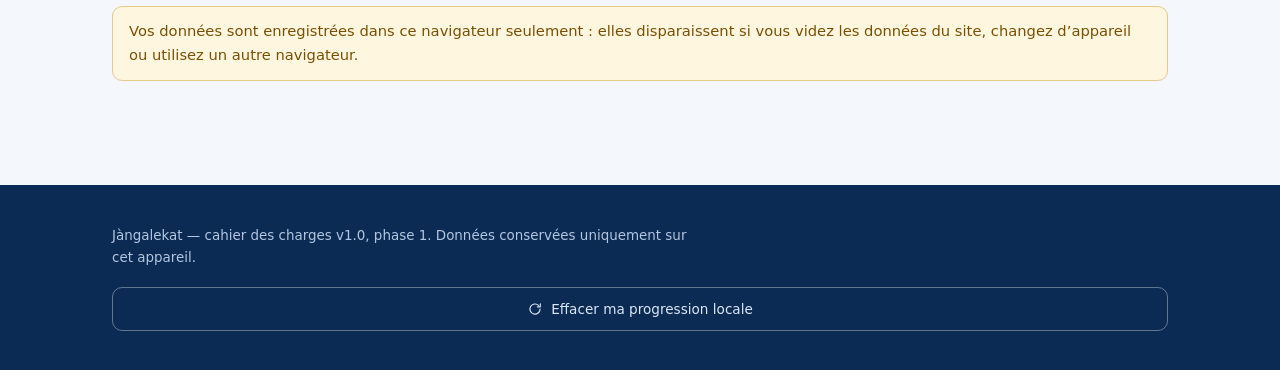
<file: profil.html>
<!DOCTYPE html>
<html lang="fr">
<head>
<meta charset="utf-8">
<meta http-equiv="Content-Security-Policy" content="default-src 'self'; script-src 'self'; style-src 'self'; img-src 'self'; font-src 'self'; connect-src 'none'; object-src 'none'; base-uri 'none'; form-action 'none'">
<meta name="viewport" content="width=device-width, initial-scale=1">
<title>Progression — Jàngalekat</title>
<meta name="description" content="Tableau de bord de révision : fiches étudiées, tâches terminées, dernier score, lignes mémorisées et planificateur de révisions.">
<link rel="icon" href="assets/icons/logo.svg" type="image/svg+xml">
<link rel="stylesheet" href="css/style.css">
</head>
<body data-app="true" data-view="dashboard">

<a class="skip-link" href="#main">Aller au contenu</a>

<header class="barre">
  <div class="barre-interieur">
    <a class="marque" href="index.html">
      <img src="assets/icons/logo.svg" alt="" width="40" height="40">
      <span class="marque-nom">Jàngalekat</span>
      <span class="marque-slogan">Apprends. Comprends. Réussis.</span>
    </a>
    <nav class="menu" aria-label="Navigation principale">
      <a class="lien" href="index.html">Accueil</a>
      <a class="lien" href="cours.html">Cours</a>
      <a class="lien" href="exercices.html">Exercices</a>
      <a class="lien est-actif" href="profil.html" aria-current="page">Progression</a>
      <a class="lien" href="index.html#ressources">Ressources</a>
    </nav>
    <a class="btn btn-cta barre-action" href="cours.html">Continuer à apprendre</a>
  </div>
</header>

<nav class="onglets" aria-label="Sections de la page Progression">
  <button type="button" class="nav-btn is-active" data-view="dashboard" aria-current="page">
    <svg class="ico" viewBox="0 0 24 24"><use href="#i-tableau"></use></svg>Tableau de bord
  </button>
  <button type="button" class="nav-btn" data-view="planning">
    <svg class="ico" viewBox="0 0 24 24"><use href="#i-calendrier"></use></svg>Mes révisions
  </button>
</nav>

<main id="main" class="espace">
  <p id="live-region" class="sr-only" aria-live="polite"></p>
  <p id="storage-warning" class="alert alert-warn" hidden>
    Le stockage local de ce navigateur n'est pas disponible. Vous pouvez tout de même utiliser
    l'application, mais votre progression sera perdue à la fermeture de la page.
  </p>
  <p class="note note-court">
    Cette version n'a ni compte, ni mot de passe, ni espace enseignant : votre nom n'est demandé nulle part.
    Tout ce qui est enregistré ici reste dans ce navigateur et s'efface avec le bouton du bas de page.
  </p>

  <section id="view-dashboard" class="view" data-view="dashboard" tabindex="-1"></section>
  <section id="view-planning" class="view" data-view="planning" tabindex="-1" hidden></section>
</main>

<footer class="pied">
  <div class="pied-interieur">
    <p class="pied-mention">Jàngalekat — cahier des charges v1.0, phase 1. Données conservées uniquement sur cet appareil.</p>
    <button type="button" id="reset-data" class="btn btn-ghost">
      <svg class="ico" viewBox="0 0 24 24"><use href="#i-rafraichir"></use></svg>Effacer ma progression locale
    </button>
  </div>
</footer>

<script src="js/app.js"></script>
<script src="js/progression.js"></script>
<script src="js/icons.js"></script>
<script src="js/quiz-lecons.js"></script>
<script src="js/fiches.js"></script>

<script src="js/programmes/geo.js"></script>
<script src="js/programmes/histoire.js"></script>
<script src="js/programmes/maths.js"></script>
<script src="js/programmes/pc.js?v=0.12"></script>
<script src="js/programmes/svt.js"></script>
<script src="js/programmes.js"></script>
<script src="js/quiz.js"></script>
<script src="js/planning.js"></script>
</body>
</html>
</file>
<file: css/style.css>
/* =====================================================================
   Jàngalekat — feuille de style unique, sans framework ni police externe.
   1. Jetons  2. Base  3. En-tête et navigation  4. Accueil
   5. Cartes et composants applicatifs  6. Fiches  7. Quiz
   8. Planificateur  9. Mémorisation  10. Programmes  11. Pied
   12. Accessibilité  13. Points de rupture
   ===================================================================== */

/* 1. Jetons ----------------------------------------------------------- */

:root {
  --bleu: #123B70;
  --bleu-nuit: #0c2b54;
  --bleu-actif: #1d55a0;
  --bleu-pale: #e8eef7;
  --bleu-ciel: #f2f6fc;

  --vert: #13845B;
  --vert-action: #0e6a49;
  --vert-pale: #e6f4ee;
  --vert-bord: #b9dfcd;

  --fond: #F4F7FB;
  --blanc: #FFFFFF;

  --texte: #172B4D;
  /* Contrastes mesurés dans le navigateur (couleurs calculées, relevé du 20 octobre 2026) :
     --gris sur fond de page 5,14:1 · sur carte blanche 5,53:1 · sur #eef2f8 des badges 4,92:1 ·
     sur --bleu-ciel 5,10:1 (5,10:1 aussi sur --bleu-pale, le fond le plus bas rencontré).
     Le seuil AA du texte courant est 4,5:1. */
  --gris: #586A82;
  /* --texte-doux : 6,35:1 sur le fond de page, 6,82:1 sur blanc. */
  --texte-doux: #4a5c75;

  --bord: #dbe3ee;
  --bord-fort: #c2d0e4;

  --alerte: #7a5000;
  --alerte-fond: #fff6e0;
  --alerte-bord: #e6ca8c;
  --erreur: #9d1c1c;
  --erreur-fond: #fdeeee;
  --erreur-bord: #f0c2c2;

  --ombre: 0 1px 2px rgba(23, 43, 77, .05), 0 4px 14px rgba(23, 43, 77, .06);
  --ombre-haute: 0 10px 30px rgba(12, 43, 84, .16);
  --rayon: 14px;
  --rayon-s: 10px;
  --rayon-l: 24px;

  --largeur: 1120px;
  --barre-h: 68px;
  --onglets-h: 54px;
  --rythme: 18px;
}

/* 2. Base ------------------------------------------------------------- */

* { box-sizing: border-box; }

html { -webkit-text-size-adjust: 100%; }

body {
  margin: 0;
  background: var(--fond);
  color: var(--texte);
  font-family: "Segoe UI", system-ui, -apple-system, Roboto, "Helvetica Neue", Arial, sans-serif;
  font-size: 1rem;
  line-height: 1.65;
}

h1, h2, h3, h4 {
  line-height: 1.2;
  letter-spacing: -.015em;
  color: var(--bleu);
  margin: 0 0 .4em;
}

p { margin: 0 0 .8em; }
p:last-child { margin-bottom: 0; }

a { color: var(--bleu-actif); }

ul, ol { margin: 0; padding-left: 1.25rem; }

img, svg { max-width: 100%; }

.sprite { position: absolute; width: 0; height: 0; overflow: hidden; }

.ico {
  width: 20px;
  height: 20px;
  flex: none;
  fill: none;
  stroke: currentColor;
  stroke-width: 1.7;
  stroke-linecap: round;
  stroke-linejoin: round;
}

.lede { margin: 0; color: var(--texte-doux); max-width: 68ch; }

.empty { color: var(--gris); font-style: italic; }

.prose { max-width: 72ch; }

/* 3. En-tête et navigation -------------------------------------------- */

.barre {
  position: sticky;
  top: 0;
  z-index: 30;
  background: rgba(255, 255, 255, .95);
  border-bottom: 1px solid var(--bord);
}

.barre-interieur {
  max-width: var(--largeur);
  margin: 0 auto;
  padding: 10px clamp(16px, 4vw, 32px);
  display: flex;
  flex-wrap: wrap;
  align-items: center;
  gap: 14px 22px;
  min-height: var(--barre-h);
}

.marque {
  display: flex;
  align-items: center;
  gap: 10px;
  text-decoration: none;
  color: var(--bleu);
  margin-right: auto;
}

.marque img { border-radius: 10px; }
.marque-nom { font-size: 1.15rem; font-weight: 700; letter-spacing: -.01em; }
.marque-slogan { font-size: .78rem; color: var(--gris); font-weight: 600; }

.menu { display: flex; align-items: center; gap: 4px; }

.lien {
  display: inline-flex;
  align-items: center;
  min-height: 40px;
  padding: 6px 12px;
  border-radius: 999px;
  color: var(--texte-doux);
  font-size: .92rem;
  font-weight: 600;
  text-decoration: none;
}

.lien:hover { background: var(--bleu-pale); color: var(--bleu); }
.lien.est-actif { background: var(--bleu); color: var(--blanc); }

.barre-action { white-space: nowrap; }

.onglets {
  position: sticky;
  top: var(--barre-h);
  z-index: 20;
  display: flex;
  gap: 6px;
  padding: 8px clamp(16px, 4vw, 32px);
  background: var(--bleu-nuit);
  overflow-x: auto;
  scrollbar-width: thin;
}

.nav-btn {
  display: inline-flex;
  align-items: center;
  gap: 8px;
  min-height: 44px;
  padding: 9px 18px;
  border: 1px solid transparent;
  border-radius: 999px;
  background: transparent;
  color: #cfe0f7;
  font: inherit;
  font-size: .93rem;
  font-weight: 600;
  cursor: pointer;
  white-space: nowrap;
}

.nav-btn:hover { background: rgba(255, 255, 255, .14); color: var(--blanc); }
.nav-btn.is-active { background: var(--blanc); color: var(--bleu); }

.espace {
  max-width: var(--largeur);
  margin: 0 auto;
  padding: clamp(16px, 3vw, 30px) clamp(16px, 4vw, 32px) clamp(28px, 4vw, 44px);
  display: grid;
  gap: var(--rythme);
  align-content: start;
}

.view { display: grid; gap: var(--rythme); align-content: start; }
/* Une classe qui impose display (grid, inline-flex…) écraserait l'attribut hidden : la règle est globale. */
[hidden] { display: none !important; }
.view > h1 { font-size: clamp(1.45rem, 3.2vw, 2rem); }

/* Boutons ------------------------------------------------------------- */

.btn {
  display: inline-flex;
  align-items: center;
  justify-content: center;
  gap: 8px;
  min-height: 44px;
  padding: 10px 18px;
  border-radius: var(--rayon-s);
  border: 1px solid transparent;
  background: var(--bleu);
  color: var(--blanc);
  font: inherit;
  font-weight: 600;
  text-decoration: none;
  cursor: pointer;
  transition: background .12s ease, border-color .12s ease, color .12s ease;
}

.btn:hover { background: var(--bleu-nuit); }
.btn:active { transform: translateY(1px); }

.btn-cta { background: var(--vert-action); }
.btn-cta:hover { background: #0a5539; }

.btn-secondaire {
  background: var(--blanc);
  color: var(--bleu);
  border-color: var(--bleu);
}
.btn-secondaire:hover { background: var(--bleu-pale); }

.btn-ghost {
  display: inline-flex;
  align-items: center;
  gap: 8px;
  background: transparent;
  color: var(--texte-doux);
  border-color: var(--bord-fort);
  font-weight: 500;
  font-size: .85rem;
}
.btn-ghost:hover { background: var(--blanc); color: var(--erreur); border-color: var(--erreur-bord); }
.btn-ghost .ico { width: 16px; height: 16px; }

.btn-sm { min-height: 38px; padding: 7px 14px; font-size: .88rem; }
.btn-lg { min-height: 52px; padding: 13px 26px; font-size: 1.02rem; border-radius: 12px; }
.btn:disabled { opacity: .5; cursor: not-allowed; }

/* Bandeaux ------------------------------------------------------------ */

.alert {
  margin: 0;
  padding: 12px 16px;
  border-radius: var(--rayon-s);
  font-size: .92rem;
  border: 1px solid var(--bord);
}

.alert-info { background: var(--bleu-pale); border-color: var(--bord-fort); color: var(--bleu-nuit); }
.alert-warn { background: var(--alerte-fond); border-color: var(--alerte-bord); color: var(--alerte); }
.alert-error { background: var(--erreur-fond); border-color: var(--erreur-bord); color: var(--erreur); }

.note {
  margin: 0;
  padding: 12px 18px;
  border: 1px solid var(--bord-fort);
  border-left: 4px solid var(--bleu-actif);
  border-radius: var(--rayon-s);
  background: var(--blanc);
  color: var(--texte-doux);
  font-size: .92rem;
}

.note > summary { min-height: 28px; cursor: pointer; font-weight: 700; color: var(--bleu); }
.note p { margin: 8px 0 2px; }
.note-court { display: block; }

/* 4. Accueil ---------------------------------------------------------- */

.hero {
  display: grid;
  gap: clamp(24px, 4vw, 48px);
  align-items: center;
  grid-template-columns: minmax(0, 1.15fr) minmax(0, .85fr);
  max-width: var(--largeur);
  margin: 0 auto;
  padding: clamp(28px, 5vw, 64px) clamp(16px, 4vw, 32px);
}

.hero-drapeau {
  display: inline-block;
  margin: 0 0 18px;
  padding: 6px 14px;
  border-radius: 999px;
  background: var(--vert-pale);
  border: 1px solid var(--vert-bord);
  color: var(--vert-action);
  font-size: .82rem;
  font-weight: 700;
}

.hero h1 {
  font-size: clamp(1.9rem, 4.6vw, 3.1rem);
  max-width: 20ch;
}

.hero-description {
  font-size: clamp(1.02rem, 1.6vw, 1.2rem);
  color: var(--texte-doux);
  max-width: 48ch;
}

.hero-actions {
  display: grid;
  grid-template-columns: repeat(auto-fit, minmax(180px, 1fr));
  gap: 12px;
  margin: 26px 0 0;
}
.hero-actions > * { width: 100%; }

.hero-compteurs {
  display: flex;
  flex-wrap: wrap;
  justify-content: space-between;
  gap: 10px 30px;
  margin: 30px 0 0;
  padding: 24px 0 0;
  list-style: none;
  border-top: 1px solid var(--bord);
}
.hero-compteurs li { min-width: 120px; }

.hero-compteurs li { display: grid; gap: 2px; }
.hero-compteurs strong { font-size: 1.6rem; font-weight: 700; color: var(--bleu); line-height: 1.1; }
.hero-compteurs span { font-size: .82rem; color: var(--gris); max-width: 16ch; }

.hero-apercu { display: grid; gap: 16px; }

.apercu-carte {
  background: var(--blanc);
  border: 1px solid var(--bord);
  border-radius: var(--rayon);
  box-shadow: var(--ombre-haute);
  padding: 20px;
  display: grid;
  gap: 10px;
}

.apercu-quiz { background: var(--bleu); border-color: var(--bleu); color: var(--blanc); }
.apercu-quiz .apercu-etiquette { color: #b9d0f0; }
.apercu-quiz .apercu-note { color: #dbe8fa; }

.apercu-etiquette {
  margin: 0;
  font-size: .74rem;
  font-weight: 700;
  letter-spacing: .08em;
  text-transform: uppercase;
  color: var(--gris);
}

.apercu-titre { margin: 0; font-size: 1.02rem; font-weight: 700; color: var(--bleu); }
.apercu-valeur { margin: 0; font-size: 2.4rem; font-weight: 700; line-height: 1; }
.apercu-valeur span { font-size: 1.1rem; font-weight: 600; opacity: .8; }
.apercu-note { margin: 0; font-size: .84rem; color: var(--texte-doux); }
.apercu-legende { margin: 0; font-size: .78rem; color: var(--gris); text-align: right; }

.section {
  max-width: var(--largeur);
  margin: 0 auto;
  padding: clamp(26px, 4vw, 46px) clamp(16px, 4vw, 32px);
}

.section-claire { background: var(--blanc); max-width: none; border-block: 1px solid var(--bord); }
.section-claire > * { max-width: var(--largeur); margin-inline: auto; }

.section-tete { max-width: 62ch; margin-bottom: 26px; }
.section-tete h2 { font-size: clamp(1.4rem, 2.6vw, 2rem); }
.section-tete p { margin: 0; color: var(--texte-doux); }

.section-note {
  margin: 22px 0 0;
  padding: 12px 16px;
  border-radius: var(--rayon-s);
  background: var(--bleu-ciel);
  border: 1px solid var(--bord);
  font-size: .88rem;
  color: var(--texte-doux);
}

.grille { display: grid; gap: 16px; }
.grille-2 { grid-template-columns: repeat(auto-fit, minmax(min(100%, 320px), 1fr)); }
.grille-4 { grid-template-columns: repeat(auto-fit, minmax(min(100%, 240px), 1fr)); }
.grille-avantages { grid-template-columns: repeat(auto-fit, minmax(min(100%, 215px), 1fr)); }

.carte {
  background: var(--blanc);
  border: 1px solid var(--bord);
  border-radius: var(--rayon);
  box-shadow: var(--ombre);
  padding: 22px;
}

.picto {
  display: grid;
  place-items: center;
  width: 46px;
  height: 46px;
  margin-bottom: 14px;
  border-radius: 13px;
  background: var(--bleu-pale);
  color: var(--bleu);
}

.picto .ico { width: 24px; height: 24px; }

.carte h3 { font-size: 1.12rem; }
.carte p { font-size: .93rem; color: var(--texte-doux); }

/* Une .carte qui est un bouton (sélecteur de classe du quiz) : même rendu, plus les états d'interaction. */
.carte-btn { text-align: left; font: inherit; color: inherit; cursor: pointer; transition: transform .15s ease, box-shadow .15s ease, border-color .15s ease; }
.carte-btn:hover { transform: translateY(-2px); box-shadow: var(--ombre-haute); border-color: var(--bleu); }
.carte-btn h3 { color: var(--bleu); }

.carte-niveau, .carte-matiere, .ressource { display: grid; gap: 10px; align-content: start; }
.carte-niveau .btn, .ressource .btn { justify-self: start; margin-top: 6px; }
.carte .carte-sous-titre { font-weight: 700; color: var(--vert-action); font-size: .9rem; }
.carte .carte-chiffre { font-size: .86rem; color: var(--gris); }
.carte .carte-chiffre strong { font-size: 1.25rem; color: var(--bleu); }

.lien-fiche {
  display: inline-flex;
  align-items: center;
  gap: 6px;
  min-height: 40px;
  font-weight: 700;
  font-size: .9rem;
  color: var(--bleu-actif);
  text-decoration: none;
}
.lien-fiche:hover { text-decoration: underline; }

.avantage { display: grid; gap: 8px; align-content: start; }
.avantage h3 { font-size: 1.02rem; }

.ressource h3 { display: flex; align-items: center; gap: 8px; }
.ressource ul { padding-left: 1.1rem; font-size: .93rem; color: var(--texte-doux); }
.ressource li { margin-bottom: 6px; }

/* 5. Cartes applicatives ---------------------------------------------- */

.card {
  background: var(--blanc);
  border: 1px solid var(--bord);
  border-radius: var(--rayon);
  box-shadow: var(--ombre);
  padding: 20px;
}

.card > h2 { font-size: 1.12rem; margin-bottom: 2px; }

.grid { display: grid; gap: 14px; }
.grid-stats { grid-template-columns: repeat(auto-fit, minmax(min(100%, 175px), 1fr)); }
.grid-cards { grid-template-columns: repeat(auto-fill, minmax(min(100%, 300px), 1fr)); }

.stat { display: grid; gap: 4px; align-content: start; }
.stat-label {
  font-size: .76rem;
  font-weight: 700;
  letter-spacing: .06em;
  text-transform: uppercase;
  color: var(--gris);
}
.stat-value { font-size: 1.85rem; font-weight: 700; color: var(--bleu); line-height: 1.15; }
.stat-note { font-size: .84rem; color: var(--texte-doux); }

.stat-link {
  width: 100%;
  text-align: left;
  font: inherit;
  color: inherit;
  cursor: pointer;
  transition: border-color .12s ease, box-shadow .12s ease;
}
.stat-link:hover { border-color: var(--bleu-actif); box-shadow: var(--ombre-haute); }

.progress {
  height: 12px;
  border-radius: 999px;
  background: var(--bleu-pale);
  overflow: hidden;
}
.progress > span {
  display: block;
  height: 100%;
  width: 0;
  border-radius: 999px;
  background: linear-gradient(90deg, var(--vert), var(--vert-action));
}
/* Ces classes remplacent les attributs style="…" : la CSP des pages déclare
   style-src 'self' sans 'unsafe-inline'. Les largeurs variables se règlent en JS. */
.progress-apercu > span { width: 62%; }
.col-souple { flex: 1 1 240px; }
.col-souple-etroite { flex: 1 1 220px; }
.col-pleine { flex: 1 1 100%; }
.sans-marge { margin: 0; }
.marge-haute { margin: 10px 0 0; }

.shortcuts { display: flex; flex-wrap: wrap; gap: 10px; }
.bilan { display: flex; flex-wrap: wrap; gap: 10px; align-items: center; }
.back-row { display: flex; gap: 10px; flex-wrap: wrap; align-items: center; }

/* Badges -------------------------------------------------------------- */

.badges { display: flex; flex-wrap: wrap; gap: 6px; }

.badge {
  font-size: .75rem;
  font-weight: 700;
  padding: 3px 11px;
  border-radius: 999px;
  background: var(--bleu-pale);
  color: var(--bleu-nuit);
}
.badge-out { background: #eef2f8; color: var(--gris); }
.badge-done { background: var(--vert-pale); color: var(--vert-action); border: 1px solid var(--vert-bord); }
.badge-warn { background: var(--alerte-fond); color: var(--alerte); }

/* 6. Fiches ----------------------------------------------------------- */

.filters { display: flex; flex-wrap: wrap; gap: 14px; align-items: end; }

.field { display: grid; gap: 5px; }
.field > label { font-size: .82rem; font-weight: 700; color: var(--texte-doux); }

input, select, textarea {
  font: inherit;
  color: inherit;
  padding: 10px 12px;
  min-height: 44px;
  border: 1px solid var(--bord-fort);
  border-radius: var(--rayon-s);
  background: var(--blanc);
  max-width: 100%;
}
input::placeholder { color: #8493a8; }

.search-row { display: flex; gap: 8px; align-items: center; }
.search-row input { flex: 1 1 220px; }

.chips { display: flex; flex-wrap: wrap; gap: 8px; }

.chip {
  min-height: 40px;
  padding: 8px 16px;
  border: 1px solid var(--bord-fort);
  border-radius: 999px;
  background: var(--blanc);
  color: var(--texte-doux);
  font: inherit;
  font-size: .9rem;
  font-weight: 600;
  cursor: pointer;
}
.chip:hover { border-color: var(--bleu-actif); color: var(--bleu); }
.chip[aria-pressed="true"] { background: var(--bleu); border-color: var(--bleu); color: var(--blanc); }

.fiche-card {
  position: relative;
  display: grid;
  gap: 9px;
  align-content: start;
  transition: border-color .12s ease, box-shadow .12s ease;
}
.fiche-card:hover { border-color: var(--bleu-actif); box-shadow: var(--ombre-haute); }
.fiche-card h3 { margin: 0; font-size: 1.04rem; }
.fiche-card p { margin: 0; font-size: .9rem; color: var(--texte-doux); }
.fiche-card .open {
  font: inherit;
  color: inherit;
  background: none;
  border: 0;
  padding: 0;
  text-align: left;
  cursor: pointer;
}
.fiche-card .open::after { content: ""; position: absolute; inset: 0; border-radius: var(--rayon); }
.fiche-card .open:focus-visible::after { outline: 3px solid var(--bleu-actif); outline-offset: 2px; }
.fiche-card .toggle { position: relative; z-index: 1; }

.actionbar {
  position: sticky;
  top: calc(var(--barre-h) + var(--onglets-h) - 12px);
  z-index: 10;
  display: flex;
  flex-wrap: wrap;
  gap: 8px;
  align-items: center;
  padding: 10px 0;
  background: rgba(244, 247, 251, .96);
  border-bottom: 1px solid var(--bord);
}

.sommaire { display: flex; flex-wrap: wrap; gap: 8px; }
.sommaire a {
  min-height: 38px;
  display: inline-flex;
  align-items: center;
  padding: 6px 14px;
  border: 1px solid var(--bord-fort);
  border-radius: 999px;
  background: var(--blanc);
  color: var(--bleu);
  font-size: .85rem;
  font-weight: 600;
  text-decoration: none;
}
.sommaire a:hover { border-color: var(--bleu-actif); background: var(--bleu-pale); }

.fiche-block { display: grid; gap: 8px; padding: 18px 0; border-top: 1px solid var(--bord); }
.fiche-block:first-of-type { border-top: 0; padding-top: 4px; }
.fiche-block h4 { margin: 0; font-size: 1rem; }
.fiche-block ul, .fiche-block ol { margin: 0; padding-left: 1.3rem; }
.fiche-block li { margin-bottom: 5px; }
.fiche-block p { margin: 0; }

.formula {
  font-family: "Cambria Math", Cambria, Georgia, serif;
  background: var(--bleu-ciel);
  border-left: 4px solid var(--bleu-actif);
  padding: 9px 13px;
  border-radius: 8px;
  overflow-x: auto;
}

.exercice { background: var(--bleu-ciel); border: 1px solid var(--bord); border-radius: var(--rayon-s); padding: 13px 15px; }
.exercice > p { margin: 0 0 6px; }
.exercice .corrige { font-size: .92rem; color: var(--texte-doux); margin: 0; }

details.corrige { margin-top: 6px; }
details.corrige > summary { min-height: 32px; cursor: pointer; color: var(--bleu); font-weight: 600; font-size: .9rem; }
details.corrige[open] > summary { margin-bottom: 6px; }

/* 7. Quiz ------------------------------------------------------------- */

.question { display: grid; gap: 12px; }
.question > h3 { margin: 0; font-size: 1rem; }
.question legend { padding: 0; font-size: 1rem; font-weight: 600; color: var(--bleu); }
.question.is-missing { border-color: var(--erreur-bord); box-shadow: 0 0 0 3px rgba(157, 28, 28, .14); }

.options { display: grid; gap: 8px; }

.option {
  display: flex;
  gap: 10px;
  align-items: flex-start;
  padding: 12px 14px;
  min-height: 44px;
  border: 1px solid var(--bord-fort);
  border-radius: var(--rayon-s);
  background: var(--blanc);
  cursor: pointer;
}
.option:hover { border-color: var(--bleu-actif); background: var(--bleu-ciel); }
.option input { margin-top: 4px; min-height: 0; accent-color: var(--bleu); }
.option.is-correct { border-color: var(--vert-bord); background: var(--vert-pale); }
.option.is-wrong { border-color: var(--erreur-bord); background: var(--erreur-fond); }

.explication { font-size: .89rem; color: var(--texte-doux); margin: 0; padding-left: 2px; }

.score-hero { display: flex; flex-wrap: wrap; align-items: center; gap: 18px; }
.score-hero .stat-value { font-size: 2.7rem; }

.quiz-progress { display: grid; gap: 6px; }
.quiz-progress .stat-note { font-size: .9rem; }

/* 8. Planificateur ---------------------------------------------------- */

.task-form { display: flex; flex-wrap: wrap; gap: 12px; align-items: end; }

.task-list { list-style: none; margin: 0; padding: 0; display: grid; gap: 10px; }

.task {
  display: flex;
  flex-wrap: wrap;
  gap: 12px;
  align-items: center;
  padding: 13px 15px;
  background: var(--blanc);
  border: 1px solid var(--bord);
  border-radius: var(--rayon-s);
  box-shadow: var(--ombre);
}
.task > input[type="checkbox"] { width: 22px; height: 22px; min-height: 0; accent-color: var(--vert-action); }
.task-label { flex: 1 1 200px; }
.task-label small { display: block; color: var(--gris); font-size: .8rem; }
.task.is-done { background: var(--bleu-ciel); }
.task.is-done .task-label > span { text-decoration: line-through; color: var(--gris); }
.task.is-late { border-color: var(--erreur-bord); background: #fffaf9; }
.task.is-late small { color: var(--erreur); font-weight: 600; }

.task-del {
  background: transparent;
  border: 0;
  color: var(--gris);
  font: inherit;
  font-size: 1.3rem;
  line-height: 1;
  cursor: pointer;
  min-height: 40px;
  padding: 0 12px;
  border-radius: 8px;
}
.task-del:hover { color: var(--erreur); background: var(--erreur-fond); }

/* 9. Mémorisation ----------------------------------------------------- */

.memo-liste { list-style: none; margin: 12px 0 0; padding: 0; display: grid; gap: 10px; }

.memo-item {
  border: 1px solid var(--bord);
  border-radius: var(--rayon-s);
  padding: 12px 14px;
  background: var(--bleu-ciel);
}
.memo-item .stat-label { margin: 0 0 4px; }
.memo-texte { margin: 0; }
.memo-cache {
  margin: 0;
  font-style: italic;
  color: var(--gris);
  background: var(--blanc);
  border: 1px dashed var(--bord-fort);
  border-radius: 8px;
  padding: 10px 12px;
}
.memo-actions { display: flex; flex-wrap: wrap; gap: 8px; margin-top: 10px; }
.memo-actions .btn { min-height: 40px; }
.memo-actions .is-on { background: var(--vert-action); color: var(--blanc); border-color: var(--vert-action); }
.memo-actions .is-danger { background: var(--alerte-fond); color: var(--alerte); border-color: var(--alerte-bord); }

/* 10. Programmes ------------------------------------------------------ */

.programme-liste { display: grid; gap: 14px; }
.programme-liste h3 { margin: 0 0 4px; font-size: .98rem; }
.programme-lecon { display: flex; flex-wrap: wrap; gap: 8px; align-items: center; margin-bottom: 6px; }
.programme-lecon > span:first-child { flex: 1 1 320px; }

/* 11. Pied ------------------------------------------------------------ */

.pied {
  margin-top: clamp(28px, 5vw, 60px);
  background: var(--bleu-nuit);
  color: #cddcf1;
}

.pied-interieur {
  max-width: var(--largeur);
  margin: 0 auto;
  padding: clamp(24px, 4vw, 40px) clamp(16px, 4vw, 32px);
  display: grid;
  gap: 18px;
}

.pied-marque { display: flex; align-items: center; gap: 12px; }
.pied-marque .marque-nom { color: var(--blanc); }
.pied-marque .marque-slogan { color: #a9c0dd; }
.pied-marque img { border-radius: 9px; background: var(--blanc); }

.pied-liens { display: flex; flex-wrap: wrap; gap: 6px 20px; }
.pied-liens a { color: #e3ecf8; font-size: .92rem; font-weight: 600; text-decoration: none; min-height: 32px; display: inline-flex; align-items: center; }
.pied-liens a:hover { text-decoration: underline; }

.pied-mention { margin: 0; font-size: .84rem; color: #b3c6e0; max-width: 70ch; }

.pied .btn-ghost { color: #dbe6f5; border-color: rgba(255, 255, 255, .35); }
.pied .btn-ghost:hover { background: rgba(255, 255, 255, .12); color: var(--blanc); border-color: var(--blanc); }

/* 12. Accessibilité --------------------------------------------------- */

.sr-only {
  position: absolute;
  width: 1px;
  height: 1px;
  margin: -1px;
  padding: 0;
  overflow: hidden;
  clip-path: inset(50%);
  white-space: nowrap;
  border: 0;
}

.skip-link {
  position: absolute;
  left: 8px;
  top: -80px;
  z-index: 60;
  padding: 12px 18px;
  border-radius: 0 0 10px 10px;
  background: var(--blanc);
  color: var(--bleu);
  font-weight: 700;
  box-shadow: var(--ombre-haute);
  transition: top .15s ease-in;
}
.skip-link:focus { top: 0; }

.nav-btn:focus-visible, .btn:focus-visible, .lien:focus-visible, .chip:focus-visible,
.input:focus-visible, input:focus-visible, select:focus-visible, textarea:focus-visible,
.option:focus-within, .lien-fiche:focus-visible, .task-del:focus-visible, summary:focus-visible {
  outline: 3px solid var(--bleu-actif);
  outline-offset: 2px;
}
.pied .btn-ghost:focus-visible, .pied-liens a:focus-visible { outline-color: #9dc0f0; }

/* Une section reçoit le focus pour les lecteurs d'écran ; le changement est déjà
   annoncé par la région aria-live, un anneau sur un conteneur non interactif serait du bruit. */
.view:focus-visible { outline: none; }

@media (prefers-reduced-motion: reduce) {
  * { transition: none !important; scroll-behavior: auto !important; }
  .btn:active { transform: none; }
}

/* 13. Points de rupture : 360, 768 et 1440 px sont les trois gabarits testés. */

@media (max-width: 900px) {
  .hero { grid-template-columns: minmax(0, 1fr); padding-top: 30px; }
  .hero h1 { max-width: none; }
  .barre-interieur { gap: 10px 16px; }
  .hero-compteurs { justify-content: flex-start; }
}

@media (max-width: 860px) {
  :root { --barre-h: 116px; --onglets-h: 52px; }
  .barre-interieur { flex-wrap: wrap; }
  .barre-interieur > * { max-width: 100%; }
  .marque { margin-right: 0; }
  .marque-slogan { display: none; }
  .menu { order: 3; flex: 1 1 100%; overflow-x: auto; padding-bottom: 2px; scrollbar-width: none; }
  .barre-action { margin-left: auto; }
}

@media (max-width: 640px) {
  .barre-interieur {
    padding-top: 8px;
    padding-bottom: 8px;
  }
  .menu {
    display: grid;
    grid-auto-flow: column;
    grid-auto-columns: max-content;
    gap: 8px;
    overflow-x: auto;
    padding-bottom: 2px;
  }
  .hero-actions {
    grid-template-columns: 1fr;
  }
  .btn-lg { width: 100%; }
}

@media (max-width: 560px) {
  .hero-compteurs { gap: 14px 22px; }
  .card, .apercu-carte { padding: 16px; }
  .stat-value { font-size: 1.6rem; }
  .btn { padding: 10px 14px; }
  .hero-actions { gap: 10px; }
  .filters, .task-form { gap: 10px; }
  .field { flex: 1 1 100%; }
  .field input, .field select { width: 100%; }
  .actionbar { top: var(--barre-h); }
  .actionbar .btn { flex: 1 1 auto; }
  .chip { flex: 1 1 auto; text-align: center; }
  .lien { padding: 6px 10px; font-size: .88rem; }
  .pied-interieur { gap: 12px; }
  .pied-liens { gap: 8px 14px; }
}
</file>
